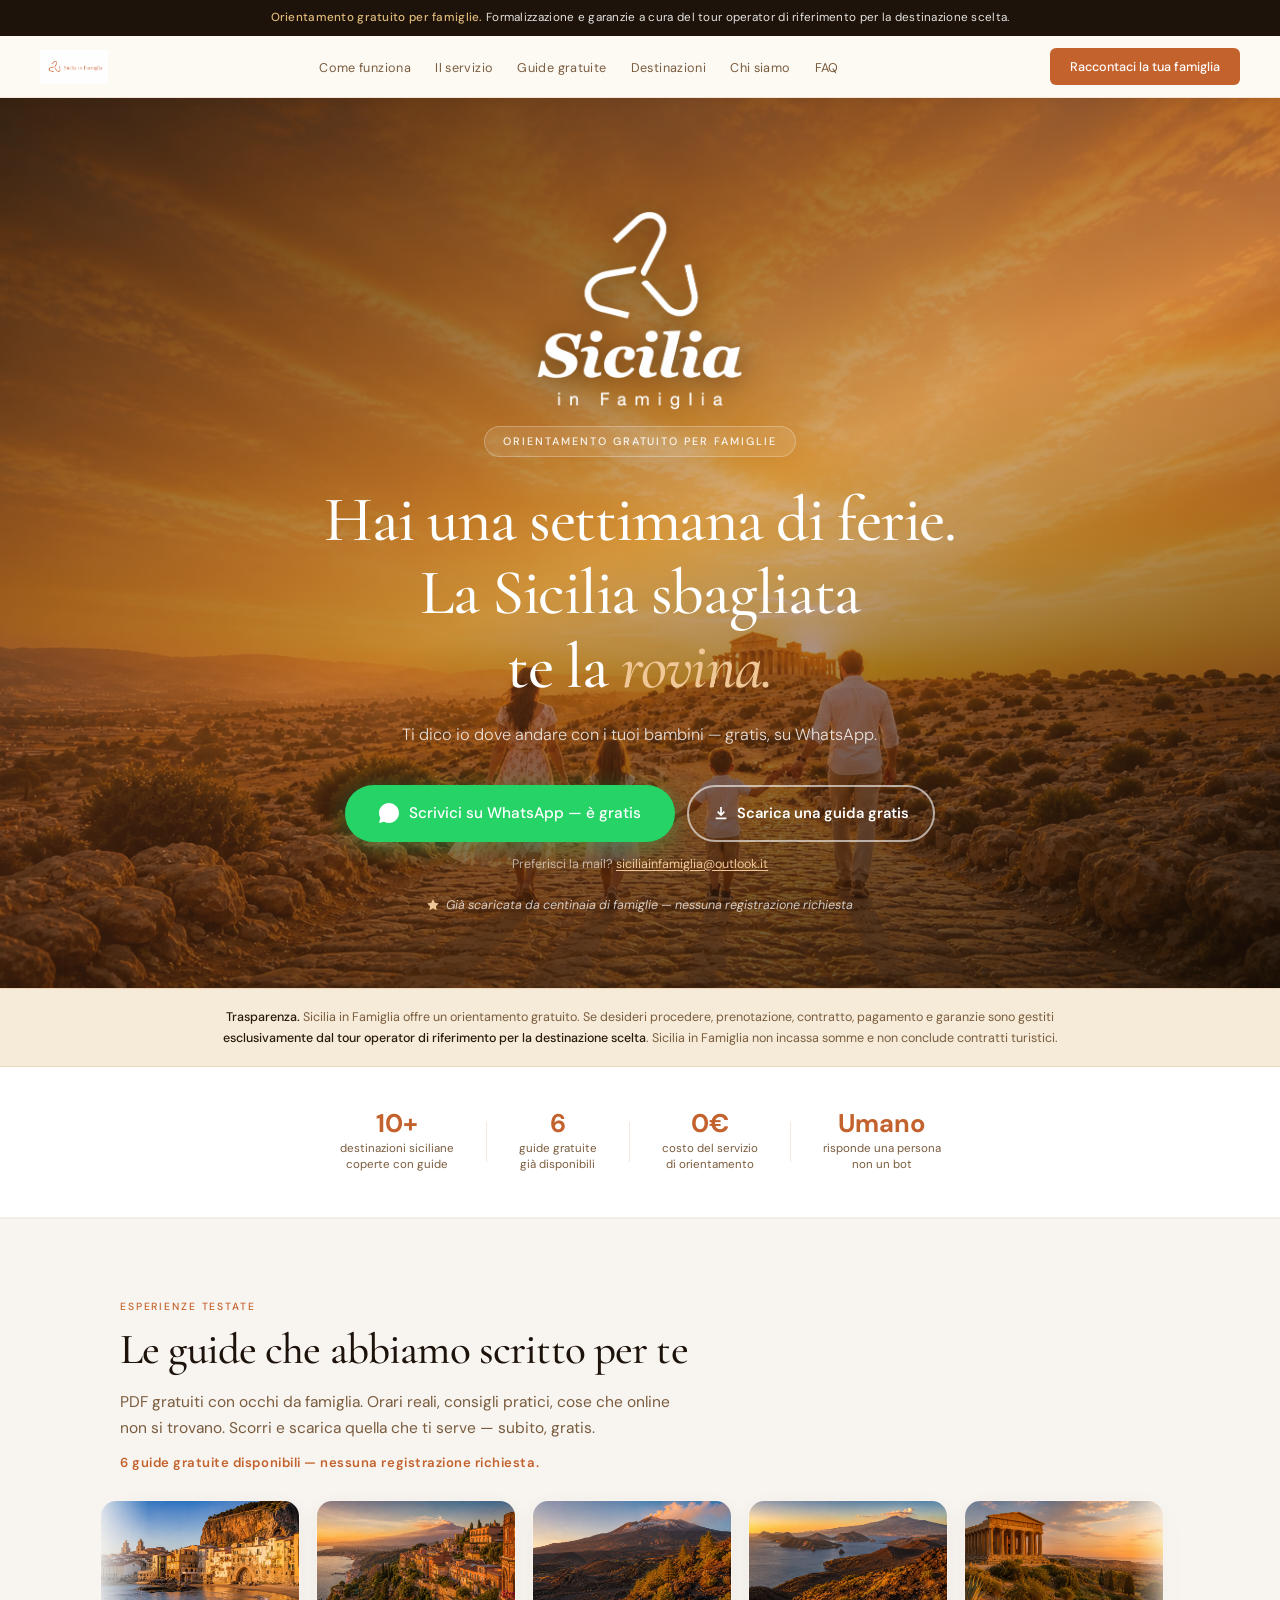
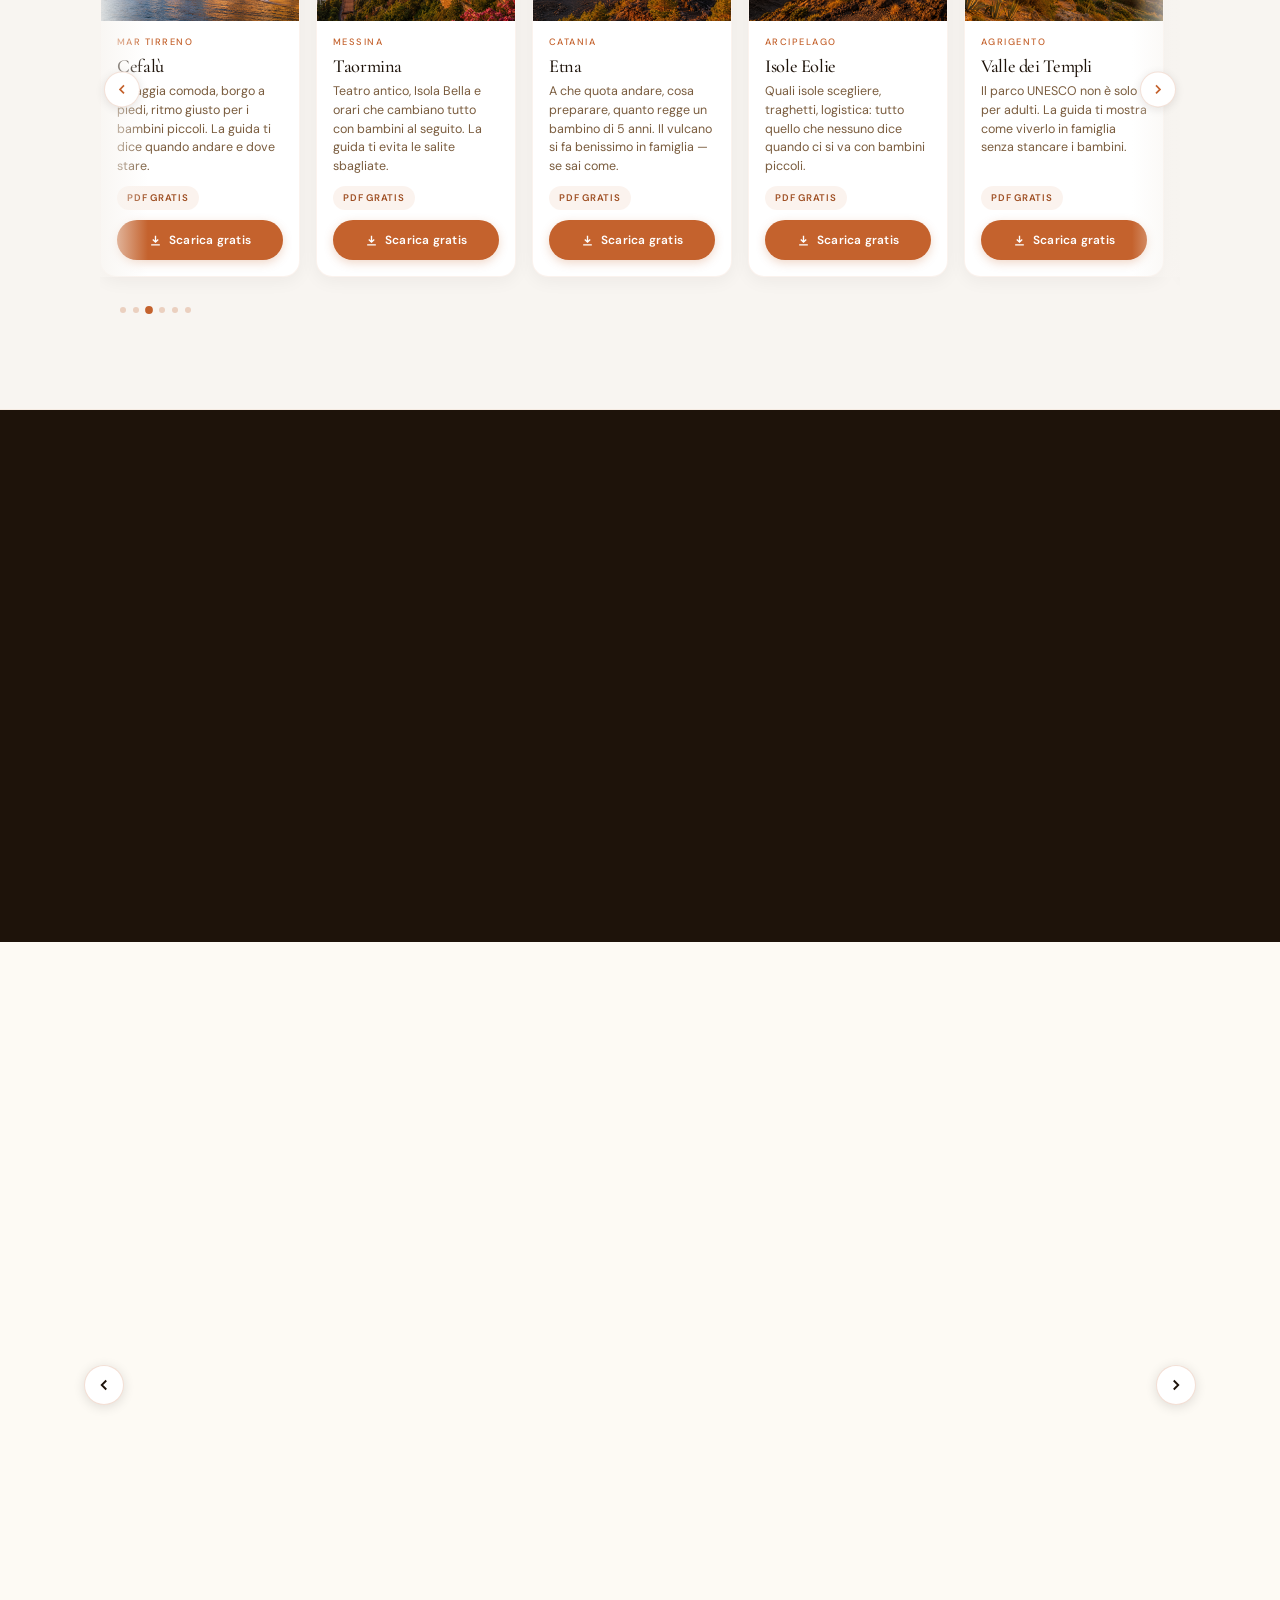
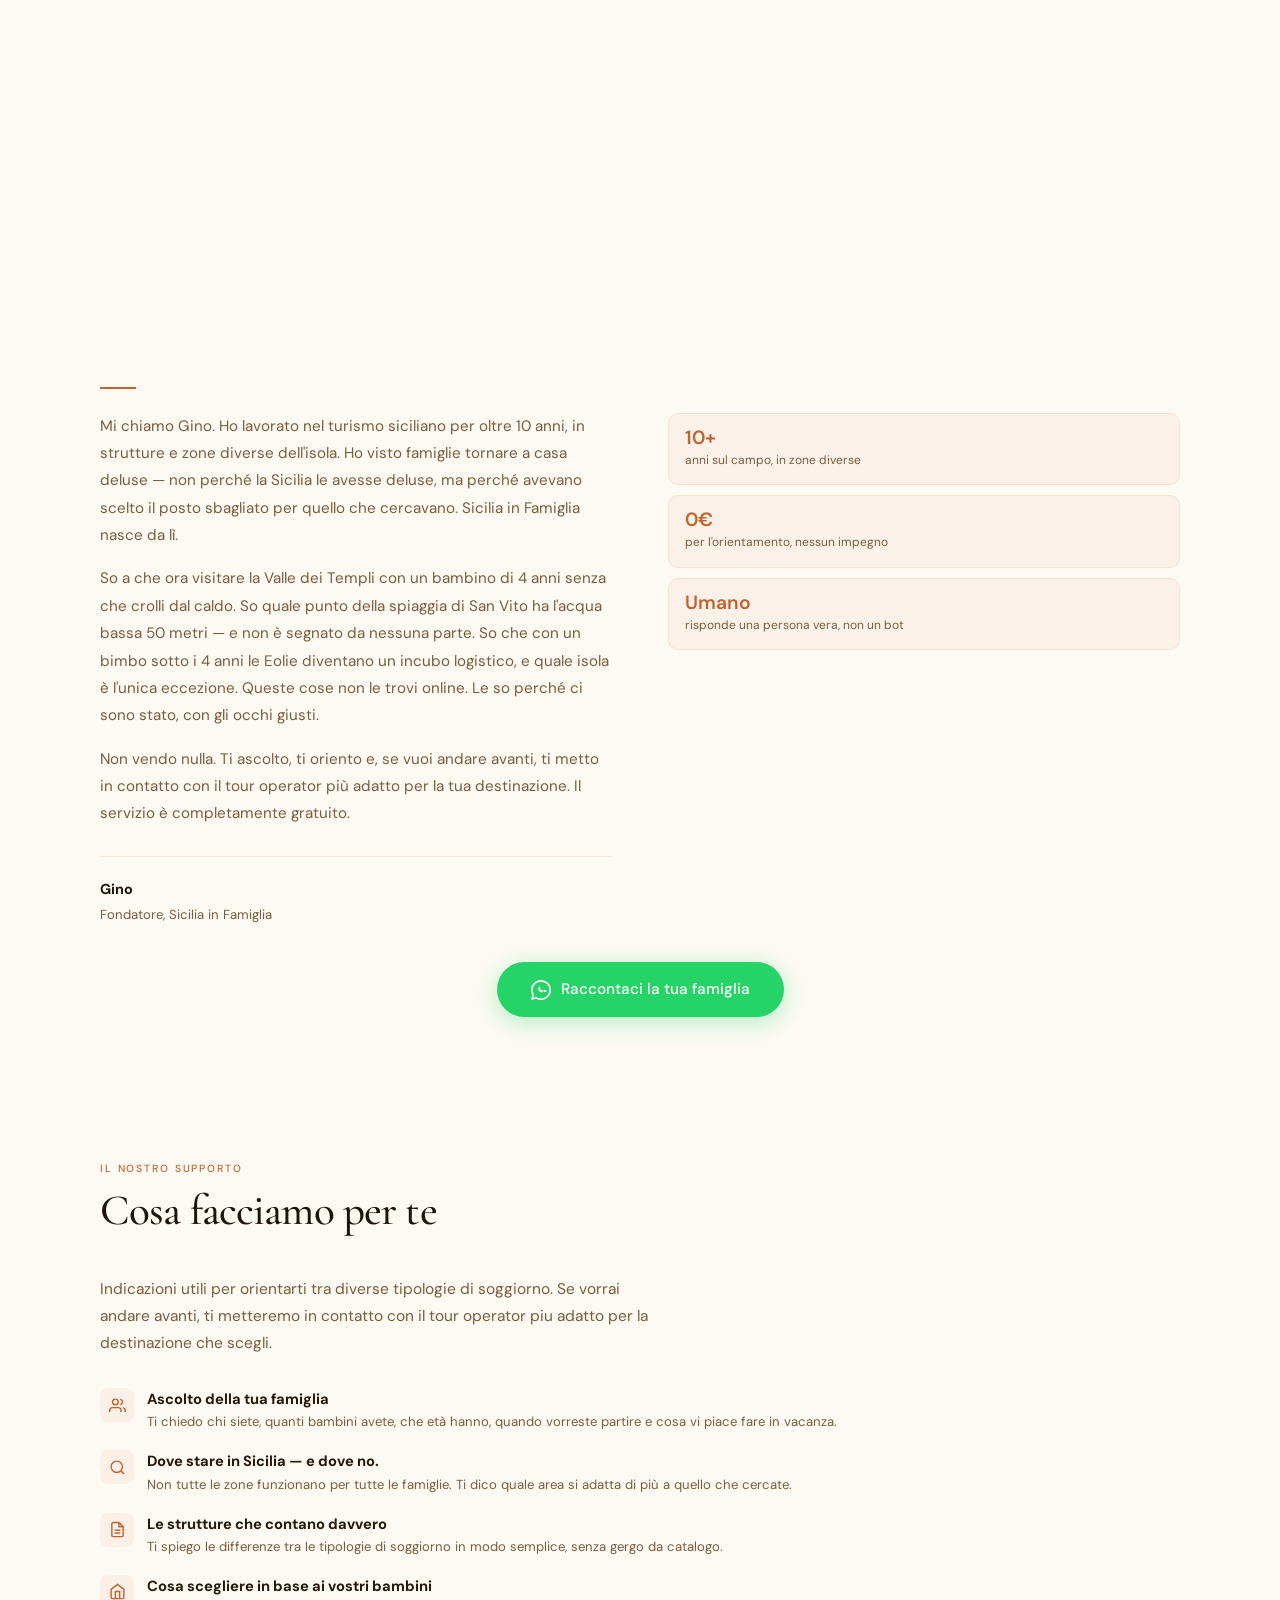
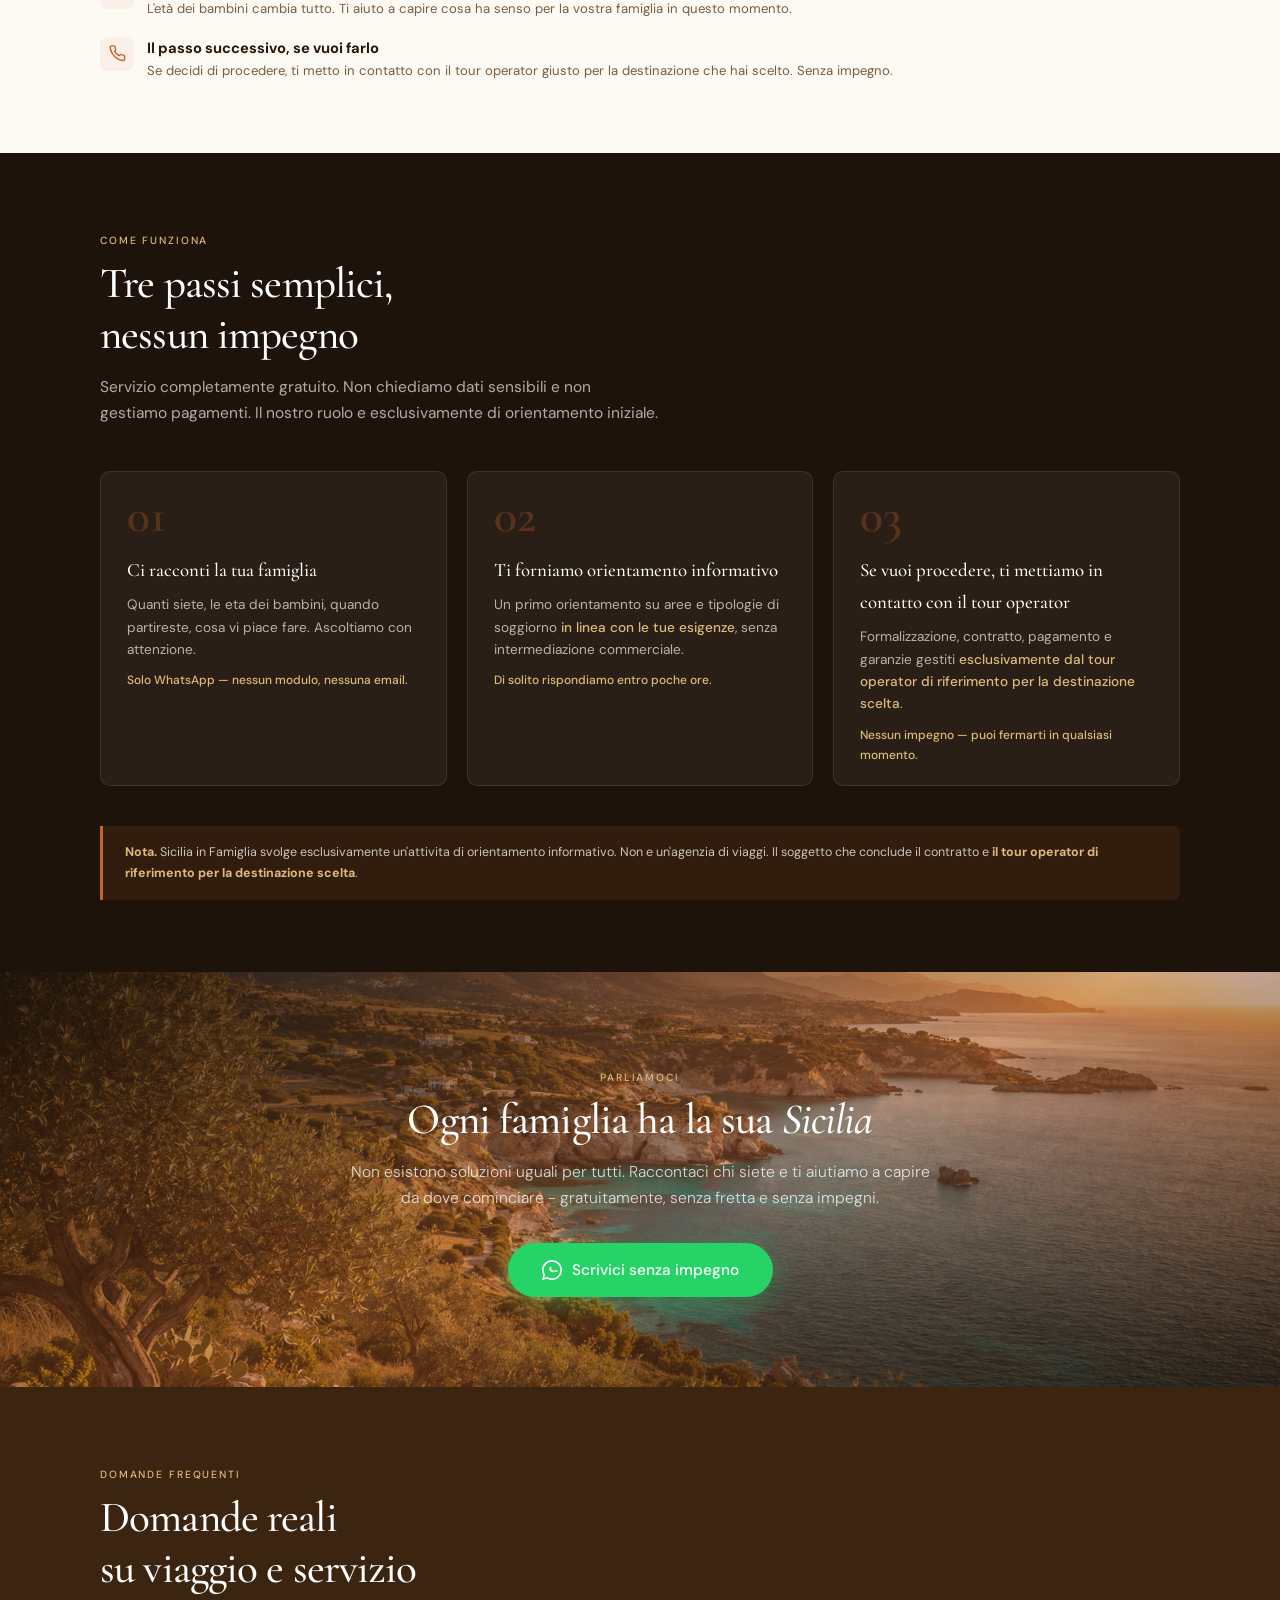
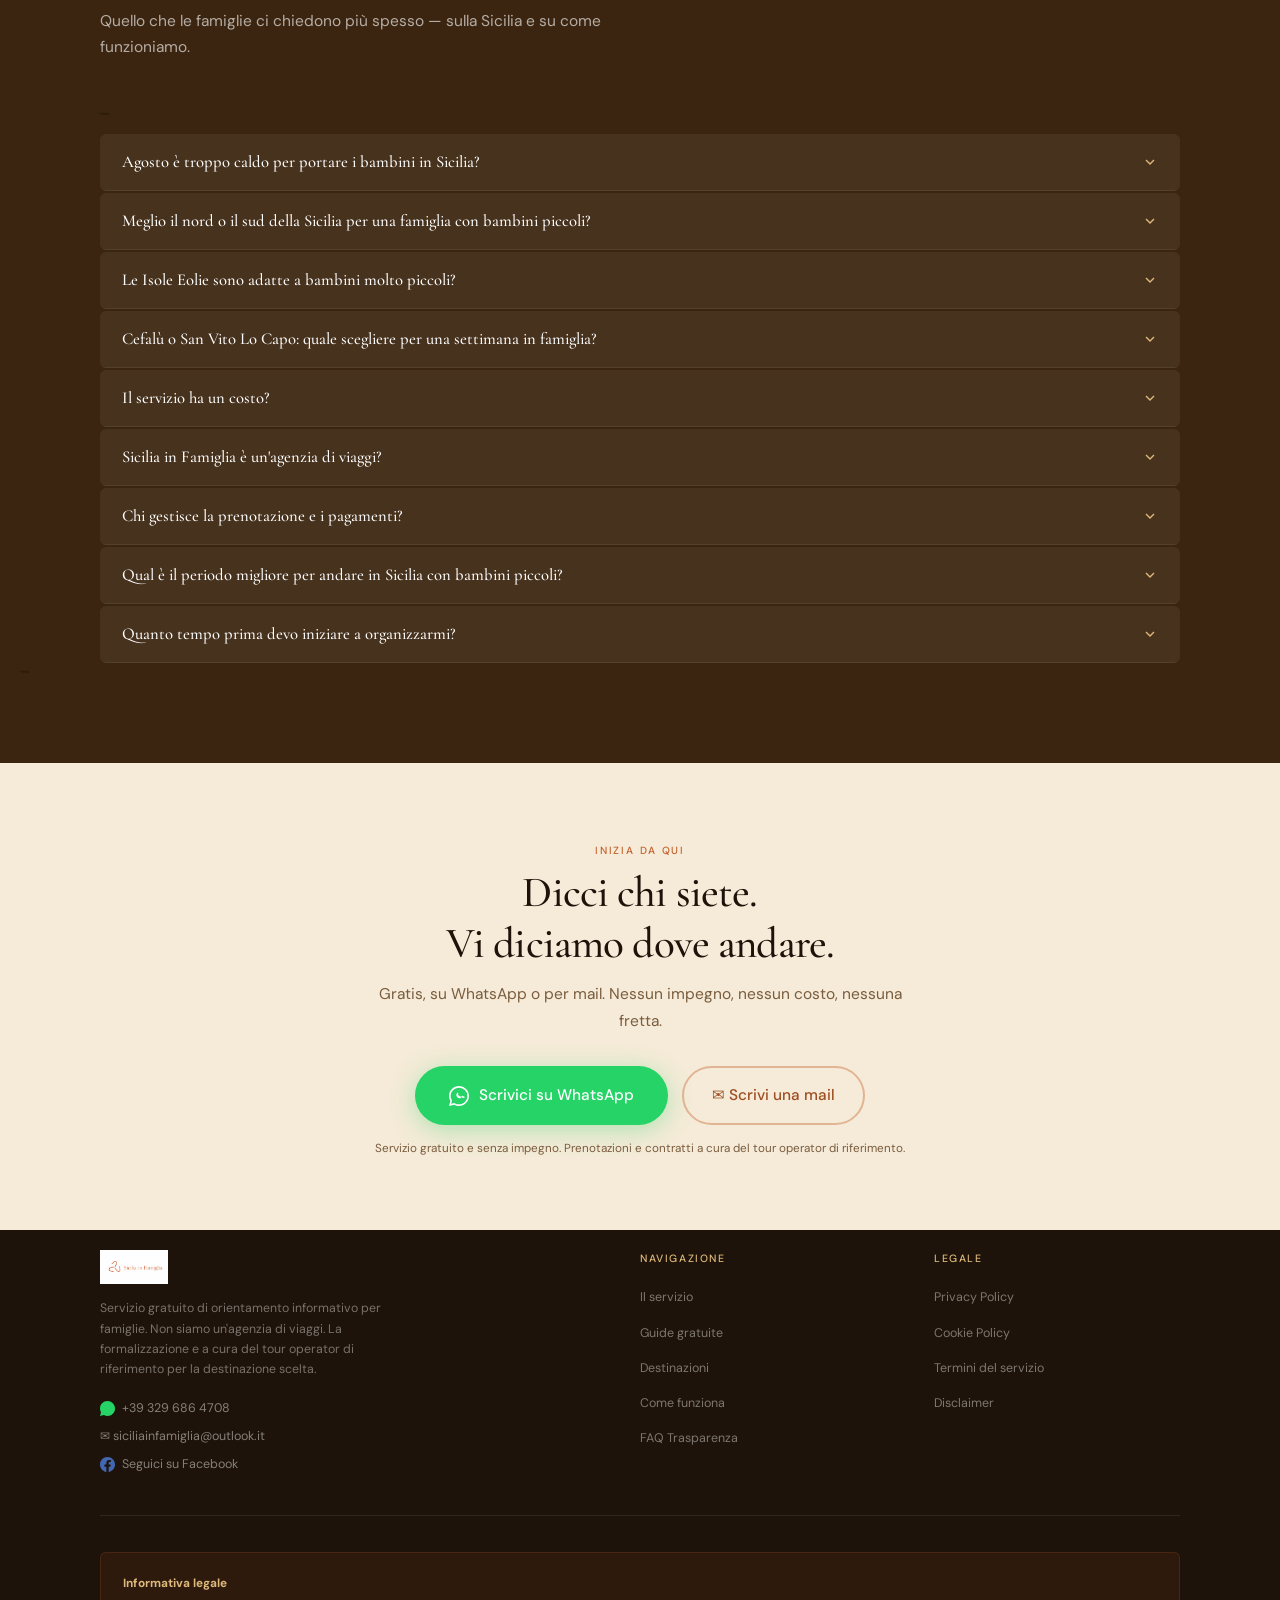
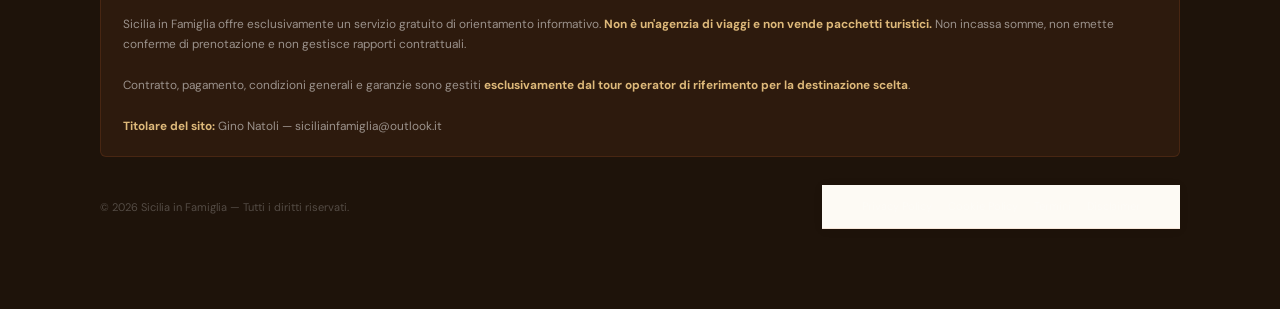
<file: index.html>
<!DOCTYPE html>

<html lang="it">
<head>
  <!-- Google tag (gtag.js) -->
<script async src="https://www.googletagmanager.com/gtag/js?id=G-K2PGGDNGN9"></script>
<script>
  window.dataLayer = window.dataLayer || [];
  function gtag(){dataLayer.push(arguments);}
  gtag('js', new Date());
  gtag('config', 'G-K2PGGDNGN9');
</script>
  <meta charset="UTF-8" />
  <meta name="viewport" content="width=device-width, initial-scale=1.0" />
  <title>Sicilia con bambini — Orientamento gratuito | Sicilia in Famiglia</title>
  <meta name="description" content="Stai pianificando la Sicilia con i bambini? Gino ti orienta gratis: zona giusta, struttura giusta, ritmo giusto per la tua famiglia. Nessun costo, nessun impegno." />
  <meta name="robots" content="index, follow" />
  <meta property="og:title" content="Sicilia con bambini — Orientamento gratuito | Sicilia in Famiglia" />
  <meta property="og:description" content="Stai pianificando la Sicilia con i bambini? Gino ti orienta gratis: zona giusta, struttura giusta, ritmo giusto per la tua famiglia." />
  <meta property="og:image" content="https://siciliainfamiglia.com/images/hero-main.jpg" />
  <meta property="og:type" content="website" />
  <meta property="og:url" content="https://siciliainfamiglia.com" />
  <link rel="icon" type="image/png" sizes="32x32" href="assets/favicon.png" />
  <link rel="apple-touch-icon" href="assets/favicon.png" />
  <script type="application/ld+json">
  {
    "@context": "https://schema.org",
    "@type": "TouristInformationCenter",
    "name": "Sicilia in Famiglia",
    "description": "Servizio gratuito di orientamento informativo per famiglie che vogliono visitare la Sicilia.",
    "url": "https://siciliainfamiglia.com",
    "email": "siciliainfamiglia@outlook.it",
    "contactPoint": {
      "@type": "ContactPoint",
      "contactType": "customer support",
      "availableLanguage": "Italian"
    },
    "founder": {
      "@type": "Person",
      "name": "Gino Natoli"
    },
    "areaServed": {
      "@type": "Place",
      "name": "Sicilia"
    }
  }
  </script>
  <link rel="preconnect" href="https://fonts.googleapis.com" />
  <link rel="preconnect" href="https://fonts.gstatic.com" crossorigin />
  <link href="https://fonts.googleapis.com/css2?family=Cormorant+Garamond:ital,wght@0,400;0,500;0,600;1,400;1,500&family=DM+Sans:wght@300;400;500&display=swap" rel="stylesheet" />
  <link rel="stylesheet" href="style.css" />
  <style>
    /* ESPERIENZE */
    .esperienze { background: #F8F5F1; padding: 72px 0 56px; border-top: 1px solid rgba(196,98,45,.08); border-bottom: 1px solid rgba(196,98,45,.08); overflow: hidden; }
    .esp-carousel-wrap { position: relative; }
    .esp-carousel { display: flex; gap: 16px; overflow-x: auto; scrollbar-width: none; -webkit-overflow-scrolling: touch; padding: 10px 20px 18px; scroll-snap-type: x mandatory; cursor: grab; }
    .esp-carousel.dragging { cursor: grabbing; scroll-snap-type: none; }
    .esp-carousel::-webkit-scrollbar { display: none; }
    .esp-card { flex-shrink: 0; width: 200px; border-radius: 16px; overflow: hidden; display: flex; flex-direction: column; background: #FFFFFF; border: 1px solid rgba(196,98,45,.08); box-shadow: 0 4px 18px rgba(30,19,10,.05); transition: transform .25s ease, box-shadow .25s ease; scroll-snap-align: start; cursor: pointer; }
    .esp-card:hover { transform: translateY(-3px); box-shadow: 0 10px 28px rgba(30,19,10,.10); }
    .esp-card-img { width: 100%; height: 120px; background-size: cover; background-position: center; flex-shrink: 0; }
    .esp-card-body { padding: 14px 16px 16px; display: flex; flex-direction: column; flex: 1; }
    .esp-zona { font-size: .58rem; font-weight: 500; letter-spacing: .16em; text-transform: uppercase; color: var(--t); margin-bottom: 5px; }
    .esp-card h3 { font-family: var(--serif); font-size: 1.15rem; font-weight: 500; color: var(--brown); line-height: 1.1; margin-bottom: 6px; letter-spacing: -.02em; }
    .esp-card p { font-size: .78rem; color: var(--text-l); line-height: 1.5; margin-bottom: 10px; flex: 1; }
    .esp-free { display: inline-flex; align-items: center; width: fit-content; margin-bottom: 10px; padding: 4px 10px; border-radius: 999px; background: rgba(196,98,45,.08); color: var(--t-d); font-size: .60rem; font-weight: 600; letter-spacing: .08em; text-transform: uppercase; }
    .esp-download { display: flex; align-items: center; justify-content: center; gap: 7px; padding: 10px 20px; border-radius: 999px; background: var(--t); border: none; color: #fff; font-size: .74rem; font-weight: 600; letter-spacing: .02em; transition: background .2s ease, transform .15s ease, box-shadow .2s ease; margin-top: auto; text-decoration: none; box-shadow: 0 3px 10px rgba(196,98,45,.25); }
    .esp-download:hover { background: var(--t-d); transform: translateY(-1px); box-shadow: 0 5px 16px rgba(196,98,45,.35); }
    .esp-download svg { width: 13px; height: 13px; flex-shrink: 0; }
    .esp-download-disabled { background: rgba(122,92,62,.45); cursor: not-allowed; }
    .esp-download-disabled:hover { background: rgba(122,92,62,.45); transform: none; }
    .esp-dots { display: flex; justify-content: flex-start; gap: 7px; margin-top: 12px; padding-left: 20px; }
    .esp-dot { width: 6px; height: 6px; border-radius: 50%; background: rgba(196,98,45,.25); transition: background .3s, transform .3s; cursor: pointer; }
    .esp-dot.active { background: var(--t); transform: scale(1.3); }
    .esp-note { margin-top: 20px; font-size: .74rem; color: var(--text-l); font-style: italic; padding: 0 20px; }

```
/* CHI SIAMO */
.chi-siamo { background: #FDFAF6; padding: 72px 0 64px; border-bottom: 1px solid rgba(196,98,45,.08); }
.chi-siamo-inner { display: grid; grid-template-columns: 1fr 1fr; gap: 56px; align-items: start; }
.chi-siamo-text p { font-size: .95rem; color: var(--text-l); line-height: 1.8; margin-bottom: 16px; }
.chi-siamo-text p:last-child { margin-bottom: 0; }
.chi-siamo-firma { margin-top: 28px; padding-top: 20px; border-top: 1px solid rgba(196,98,45,.12); font-size: .82rem; color: var(--text-l); }
.chi-siamo-firma strong { color: var(--brown); display: block; font-size: .9rem; margin-bottom: 3px; }
@media (max-width: 768px) { .chi-siamo-inner { grid-template-columns: 1fr; gap: 32px; } }

/* DEST CTA overlay button */
.dest-wa-cta { display:inline-flex; align-items:center; gap:6px; margin-top:10px; padding:7px 14px; background:rgba(255,255,255,.15); border:1px solid rgba(255,255,255,.35); border-radius:20px; color:#fff; font-size:.74rem; font-weight:500; text-decoration:none; transition:background .2s; }
.dest-wa-cta:hover { background:rgba(255,255,255,.28); }
.dest-wa-cta svg { flex-shrink:0; }
```

  </style>
</head>
<body>

  <!-- TOP BAR -->

  <div class="topbar" role="banner">
    <strong>Orientamento gratuito per famiglie.</strong>
    Formalizzazione e garanzie a cura del tour operator di riferimento per la destinazione scelta.
  </div>

  <!-- NAV -->

  <nav aria-label="Navigazione principale">
    <a href="#top" class="nav-logo" aria-label="Sicilia in Famiglia - torna in cima">
      <img src="assets/logo-sicilia-famiglia.png" alt="Sicilia in Famiglia" />
    </a>
    <ul class="nav-links" role="list">
      <li><a href="#come-funziona">Come funziona</a></li>
      <li><a href="#cosa-facciamo">Il servizio</a></li>
      <li><a href="#esperienze">Guide gratuite</a></li>
      <li><a href="#destinazioni">Destinazioni</a></li>
      <li><a href="#chi-siamo">Chi siamo</a></li>
      <li><a href="#faq">FAQ</a></li>
    </ul>
    <a class="nav-cta" href="https://wa.me/+393296864708" target="_blank" rel="noopener noreferrer">
      Raccontaci la tua famiglia
    </a>
  </nav>

  <!-- HERO -->

  <section class="hero" id="top" aria-labelledby="hero-title">
    <div class="hero-bg" role="presentation" aria-hidden="true"></div>
    <div class="hero-inner">
      <div class="hero-logo-wrap" aria-hidden="true">
        <img src="assets/favicon.png" alt="" />
      </div>
      <div class="hero-badge">Orientamento gratuito per famiglie</div>
      <h1 id="hero-title">Hai una settimana di ferie.<br>La Sicilia sbagliata<br>te la <em>rovina.</em></h1>
      <p class="hero-sub">
        Ti dico io dove andare con i tuoi bambini — gratis, su WhatsApp.
      </p>
      <div class="hero-cta-group">
        <a class="btn-wa" href="https://wa.me/+393296864708" target="_blank" rel="noopener noreferrer">
          <svg aria-hidden="true" viewBox="0 0 24 24" fill="currentColor"><path d="M20.52 3.48A11.93 11.93 0 0 0 12 0C5.37 0 0 5.37 0 12c0 2.11.55 4.16 1.6 5.97L0 24l6.22-1.63A11.94 11.94 0 0 0 12 24c6.63 0 12-5.37 12-12 0-3.2-1.25-6.21-3.48-8.52z"/></svg>
          Scrivici su WhatsApp — è gratis
        </a>
        <a class="btn-guide-hero" href="#esperienze">
          <svg width="16" height="16" aria-hidden="true" viewBox="0 0 24 24" fill="none" stroke="currentColor" stroke-width="2.5"><path d="M12 15V3M7 10l5 5 5-5M4 20h16"/></svg>
          Scarica una guida gratis
        </a>
      </div>
      <p class="hero-email-alt">Preferisci la mail? <a href="mailto:siciliainfamiglia@outlook.it">siciliainfamiglia@outlook.it</a></p>
      <p class="hero-social-proof">
        <svg aria-hidden="true" width="14" height="14" viewBox="0 0 24 24" fill="#F0C898"><path d="M12 2l3.09 6.26L22 9.27l-5 4.87 1.18 6.88L12 17.77l-6.18 3.25L7 14.14 2 9.27l6.91-1.01L12 2z"/></svg>
        Già scaricata da centinaia di famiglie — nessuna registrazione richiesta
      </p>
    </div>
  </section>

  <!-- TRASPARENZA -->

  <section class="trasparenza-mini" aria-label="Nota trasparenza">
    <div class="container trasparenza-mini-inner">
      <p><strong>Trasparenza.</strong> Sicilia in Famiglia offre un orientamento gratuito. Se desideri procedere, prenotazione, contratto, pagamento e garanzie sono gestiti <strong>esclusivamente dal tour operator di riferimento per la destinazione scelta</strong>. Sicilia in Famiglia non incassa somme e non conclude contratti turistici.</p>
    </div>
  </section>

  <!-- SOCIAL PROOF RAPIDA -->

  <section class="social-proof-bar" aria-label="Numeri del servizio">
    <div class="container">
      <div class="spb-grid">
        <div class="spb-item reveal">
          <strong>10+</strong>
          <span>destinazioni siciliane<br>coperte con guide</span>
        </div>
        <div class="spb-sep" aria-hidden="true"></div>
        <div class="spb-item reveal">
          <strong>6</strong>
          <span>guide gratuite<br>già disponibili</span>
        </div>
        <div class="spb-sep" aria-hidden="true"></div>
        <div class="spb-item reveal">
          <strong>0€</strong>
          <span>costo del servizio<br>di orientamento</span>
        </div>
        <div class="spb-sep" aria-hidden="true"></div>
        <div class="spb-item reveal">
          <strong>Umano</strong>
          <span>risponde una persona<br>non un bot</span>
        </div>
      </div>
    </div>
  </section>

  <!-- ESPERIENZE TESTATE -->

  <section class="esperienze" id="esperienze" aria-labelledby="esp-title">
    <div class="container" style="padding-bottom:16px; padding-left:20px; padding-right:20px;">
      <span class="section-tag reveal">Esperienze testate</span>
      <h2 class="section-title reveal" id="esp-title">Le guide che abbiamo scritto per te</h2>
      <p class="section-lead reveal">PDF gratuiti con occhi da famiglia. Orari reali, consigli pratici, cose che online non si trovano. Scorri e scarica quella che ti serve — subito, gratis.</p>
      <p class="reveal" style="margin-top:10px;font-size:.82rem;color:var(--t);font-weight:600;letter-spacing:.04em;">6 guide gratuite disponibili — nessuna registrazione richiesta.</p>
    </div>
    <div class="esp-carousel-wrap container">
      <button class="esp-carousel-arrow left" id="espPrev" aria-label="Precedente">
        <svg width="16" height="16" fill="none" stroke="currentColor" stroke-width="2.5" viewBox="0 0 24 24"><polyline points="15 18 9 12 15 6"/></svg>
      </button>
      <button class="esp-carousel-arrow right" id="espNext" aria-label="Successiva">
        <svg width="16" height="16" fill="none" stroke="currentColor" stroke-width="2.5" viewBox="0 0 24 24"><polyline points="9 18 15 12 9 6"/></svg>
      </button>
      <div class="esp-carousel" id="espCarousel">
        <div class="esp-card active">
          <div class="esp-card-img" style="background-image:url('images/cards/card_cefalu.jpg')"></div>
          <div class="esp-card-body">
            <span class="esp-zona">Mar Tirreno</span>
            <h3>Cefalù</h3>
            <p>Spiaggia comoda, borgo a piedi, ritmo giusto per i bambini piccoli. La guida ti dice quando andare e dove stare.</p>
            <span class="esp-free">PDF Gratis</span>
            <a class="esp-download" href="guides/experience_cefalu_sicilia_in_famiglia.pdf" download onclick="gtag('event','download_guide',{guide:'Cefalù'})" >
              <svg viewBox="0 0 24 24" fill="none" stroke="currentColor" stroke-width="2.5" aria-hidden="true"><path d="M12 15V3M7 10l5 5 5-5M4 20h16"/></svg>
              Scarica gratis
            </a>
          </div>
        </div>
        <div class="esp-card">
          <div class="esp-card-img" style="background-image:url('images/cards/card_taormina.jpg')"></div>
          <div class="esp-card-body">
            <span class="esp-zona">Messina</span>
            <h3>Taormina</h3>
            <p>Teatro antico, Isola Bella e orari che cambiano tutto con bambini al seguito. La guida ti evita le salite sbagliate.</p>
            <span class="esp-free">PDF Gratis</span>
            <a class="esp-download" href="guides/experience_taormina_sicilia_in_famiglia.pdf" download onclick="gtag('event','download_guide',{guide:'Taormina'})" >
              <svg viewBox="0 0 24 24" fill="none" stroke="currentColor" stroke-width="2.5" aria-hidden="true"><path d="M12 15V3M7 10l5 5 5-5M4 20h16"/></svg>
              Scarica gratis
            </a>
          </div>
        </div>
        <div class="esp-card">
          <div class="esp-card-img" style="background-image:url('images/cards/card_etna.jpg')"></div>
          <div class="esp-card-body">
            <span class="esp-zona">Catania</span>
            <h3>Etna</h3>
            <p>A che quota andare, cosa preparare, quanto regge un bambino di 5 anni. Il vulcano si fa benissimo in famiglia — se sai come.</p>
            <span class="esp-free">PDF Gratis</span>
            <a class="esp-download" href="guides/experience_etna_sicilia_in_famiglia.pdf" download onclick="gtag('event','download_guide',{guide:'Etna'})" >
              <svg viewBox="0 0 24 24" fill="none" stroke="currentColor" stroke-width="2.5" aria-hidden="true"><path d="M12 15V3M7 10l5 5 5-5M4 20h16"/></svg>
              Scarica gratis
            </a>
          </div>
        </div>
        <div class="esp-card">
          <div class="esp-card-img" style="background-image:url('images/cards/card_isoleeolie.jpg')"></div>
          <div class="esp-card-body">
            <span class="esp-zona">Arcipelago</span>
            <h3>Isole Eolie</h3>
            <p>Quali isole scegliere, traghetti, logistica: tutto quello che nessuno dice quando ci si va con bambini piccoli.</p>
            <span class="esp-free">PDF Gratis</span>
            <a class="esp-download" href="guides/experience_isole_eolie_sicilia_in_famiglia.pdf" download onclick="gtag('event','download_guide',{guide:'Isole Eolie'})" >
              <svg viewBox="0 0 24 24" fill="none" stroke="currentColor" stroke-width="2.5" aria-hidden="true"><path d="M12 15V3M7 10l5 5 5-5M4 20h16"/></svg>
              Scarica gratis
            </a>
          </div>
        </div>
        <div class="esp-card">
          <div class="esp-card-img" style="background-image:url('images/cards/card_valledeitempli.jpg')"></div>
          <div class="esp-card-body">
            <span class="esp-zona">Agrigento</span>
            <h3>Valle dei Templi</h3>
            <p>Il parco UNESCO non è solo per adulti. La guida ti mostra come viverlo in famiglia senza stancare i bambini.</p>
            <span class="esp-free">PDF Gratis</span>
            <a class="esp-download" href="guides/experience_valle_dei_templi_sicilia_in_famiglia.pdf" download onclick="gtag('event','download_guide',{guide:'Valle dei Templi'})" >
              <svg viewBox="0 0 24 24" fill="none" stroke="currentColor" stroke-width="2.5" aria-hidden="true"><path d="M12 15V3M7 10l5 5 5-5M4 20h16"/></svg>
              Scarica gratis
            </a>
          </div>
        </div>
        <div class="esp-card">
          <div class="esp-card-img" style="background-image:url('images/cards/card_riservaZingaro.jpg')"></div>
          <div class="esp-card-body">
            <span class="esp-zona">Trapanese</span>
            <h3>Riserva Zingaro</h3>
            <p>Calette, sentieri e acque incredibili. La guida per chi ci viene con bambini nel marsupio o in età da trekking.</p>
            <span class="esp-free">PDF Gratis</span>
            <a class="esp-download" href="guides/experience_riserva_zingaro_sicilia_in_famiglia.pdf" download onclick="gtag('event','download_guide',{guide:'Riserva Zingaro'})" >
              <svg viewBox="0 0 24 24" fill="none" stroke="currentColor" stroke-width="2.5" aria-hidden="true"><path d="M12 15V3M7 10l5 5 5-5M4 20h16"/></svg>
              Scarica gratis
            </a>
          </div>
        </div>
      </div>
    </div>
    <div class="container">
      <div class="esp-dots" id="espDots" aria-hidden="true">
        <div class="esp-dot active"></div>
        <div class="esp-dot"></div>
        <div class="esp-dot"></div>
        <div class="esp-dot"></div>
        <div class="esp-dot"></div>
        <div class="esp-dot"></div>
      </div>
      <p class="esp-note reveal">Scritte dopo esserci stati, con bambini al seguito. Non sponsorizzate da nessuno.</p>
    </div>
  </section>

  <!-- RECENSIONI -->

  <section class="rec-section rec-section--dark" aria-labelledby="rec-title2">
    <div class="container">
      <span class="section-tag reveal" style="color:rgba(255,255,255,.5)">Chi ci ha già scritto</span>
      <h2 class="section-title reveal" id="rec-title2" style="color:#fff">Quello che le famiglie ci <em>dicono</em></h2>
    </div>
    <div class="container">
    <div class="rec-scroll">
      <blockquote class="rec-card rec-card--dark reveal">
        <p>"Sei stato molto esaustivo. Grazie!"</p>
        <footer><strong>Utente Facebook</strong> · Guida Cefalù</footer>
      </blockquote>
      <blockquote class="rec-card rec-card--dark reveal">
        <p>"Non pensavo ci fosse qualcuno disposto ad aiutarti gratis. Ci ha aiutato a scegliere la zona giusta per i nostri bambini."</p>
        <footer><strong>Famiglia</strong> · Orientamento + guida Etna</footer>
      </blockquote>
      <blockquote class="rec-card rec-card--dark reveal">
        <p>"Avevo mille dubbi sulle Eolie con un bimbo di 2 anni. Mi ha spiegato quali isole evitare — cose che non trovi online."</p>
        <footer><strong>Mamma</strong> · Isole Eolie</footer>
      </blockquote>
      <blockquote class="rec-card rec-card--dark reveal">
        <p>"Risposta rapida, precisa, senza cercare di vendermi nulla. Un servizio raro."</p>
        <footer><strong>Papà</strong> · Orientamento Taormina</footer>
      </blockquote>
    </div>
    <p class="rec-note reveal">Messaggi reali ricevuti via Facebook e WhatsApp.</p>
    </div>
  </section>

  <!-- DESTINAZIONI -->

  <section class="destinazioni" id="destinazioni" aria-labelledby="dest-title">
    <div class="container">
      <span class="section-tag reveal">Scopri la Sicilia</span>
      <h2 class="section-title reveal" id="dest-title">Zone che vale la pena conoscere</h2>
      <div class="divider reveal" aria-hidden="true"></div>
      <p class="section-lead reveal">Un assaggio editoriale delle aree che le famiglie trovano piu interessanti. Scrivici per capire quale fa per voi.</p>
      <div style="position:relative">
        <button id="destPrev" aria-label="Precedente" style="display:none;position:absolute;left:-16px;top:50%;transform:translateY(-50%);z-index:10;width:40px;height:40px;border-radius:50%;background:#fff;border:1px solid rgba(196,98,45,.2);box-shadow:0 2px 12px rgba(0,0,0,.12);cursor:pointer;align-items:center;justify-content:center;color:#1E130A"><svg width="18" height="18" fill="none" stroke="currentColor" stroke-width="2.5" viewBox="0 0 24 24"><polyline points="15 18 9 12 15 6"/></svg></button>
        <button id="destNext" aria-label="Successiva" style="display:none;position:absolute;right:-16px;top:50%;transform:translateY(-50%);z-index:10;width:40px;height:40px;border-radius:50%;background:#fff;border:1px solid rgba(196,98,45,.2);box-shadow:0 2px 12px rgba(0,0,0,.12);cursor:pointer;align-items:center;justify-content:center;color:#1E130A"><svg width="18" height="18" fill="none" stroke="currentColor" stroke-width="2.5" viewBox="0 0 24 24"><polyline points="9 18 15 12 9 6"/></svg></button>
        <div class="dest-scroll" id="destCarousel">
        <article class="dest-card-v2 reveal">
          <img src="images/agrigento.jpg" alt="Valle dei Templi" loading="lazy" />
          <div class="dest-v2-body">
            <span class="dest-tag">Agrigento</span>
            <h3>Valle dei Templi</h3>
            <p>L'errore che fanno tutti: arrivarci a mezzogiorno d'estate con i bambini. Ti dico io l'orario giusto e cosa vedere in meno di 2 ore.</p>
            <a class="dest-cta-v2" href="https://wa.me/+393296864708?text=Ciao%21%20Vorrei%20sapere%20l%27orario%20giusto%20per%20visitare%20la%20Valle%20dei%20Templi%20con%20i%20bambini." target="_blank" rel="noopener noreferrer">
              <svg width="13" height="13" viewBox="0 0 24 24" fill="currentColor" aria-hidden="true"><path d="M20.52 3.48A11.93 11.93 0 0 0 12 0C5.37 0 0 5.37 0 12c0 2.11.55 4.16 1.6 5.97L0 24l6.22-1.63A11.94 11.94 0 0 0 12 24c6.63 0 12-5.37 12-12 0-3.2-1.25-6.21-3.48-8.52z"/></svg>
              Dimmi l'orario giusto →
            </a>
          </div>
        </article>
        <article class="dest-card-v2 reveal">
          <img src="images/catania.jpg" alt="Etna" loading="lazy" />
          <div class="dest-v2-body">
            <span class="dest-tag">Etna e Città</span>
            <h3>Etna</h3>
            <p>C'è una quota sotto la quale non vale il viaggio. E una sopra la quale i bambini si bloccano di meraviglia. Ti dico quale fa per i tuoi.</p>
            <a class="dest-cta-v2" href="https://wa.me/+393296864708?text=Ciao%21%20Vorrei%20sapere%20la%20quota%20giusta%20per%20portare%20i%20bambini%20sull%27Etna." target="_blank" rel="noopener noreferrer">
              <svg width="13" height="13" viewBox="0 0 24 24" fill="currentColor" aria-hidden="true"><path d="M20.52 3.48A11.93 11.93 0 0 0 12 0C5.37 0 0 5.37 0 12c0 2.11.55 4.16 1.6 5.97L0 24l6.22-1.63A11.94 11.94 0 0 0 12 24c6.63 0 12-5.37 12-12 0-3.2-1.25-6.21-3.48-8.52z"/></svg>
              Dimmi la quota giusta →
            </a>
          </div>
        </article>
        <article class="dest-card-v2 reveal">
          <img src="images/cefalu.jpg" alt="Cefalù" loading="lazy" />
          <div class="dest-v2-body">
            <span class="dest-tag">Mar Tirreno</span>
            <h3>Cefalù</h3>
            <p>3 giorni a Cefalù con bambini: cosa vedere, dove mangiare senza fila, quale spiaggia scegliere in base all'età. Te lo mando su WhatsApp.</p>
            <a class="dest-cta-v2" href="https://wa.me/+393296864708?text=Ciao%21%20Vorrei%20un%20piano%20per%203%20giorni%20a%20Cefal%C3%B9%20con%20bambini." target="_blank" rel="noopener noreferrer">
              <svg width="13" height="13" viewBox="0 0 24 24" fill="currentColor" aria-hidden="true"><path d="M20.52 3.48A11.93 11.93 0 0 0 12 0C5.37 0 0 5.37 0 12c0 2.11.55 4.16 1.6 5.97L0 24l6.22-1.63A11.94 11.94 0 0 0 12 24c6.63 0 12-5.37 12-12 0-3.2-1.25-6.21-3.48-8.52z"/></svg>
              Mandami il piano →
            </a>
          </div>
        </article>
        <article class="dest-card-v2 reveal">
          <img src="images/isole-eolie.jpg" alt="Isole Eolie" loading="lazy" />
          <div class="dest-v2-body">
            <span class="dest-tag">Arcipelago</span>
            <h3>Isole Eolie</h3>
            <p>Con bambini fino a 4 anni solo Lipari. Stromboli e Vulcano sono sbagliate — e quasi nessuno te lo dice. Ti spiego perché.</p>
            <a class="dest-cta-v2" href="https://wa.me/+393296864708?text=Ciao%21%20Vorrei%20sapere%20quale%20isola%20delle%20Eolie%20scegliere%20con%20bambini%20piccoli." target="_blank" rel="noopener noreferrer">
              <svg width="13" height="13" viewBox="0 0 24 24" fill="currentColor" aria-hidden="true"><path d="M20.52 3.48A11.93 11.93 0 0 0 12 0C5.37 0 0 5.37 0 12c0 2.11.55 4.16 1.6 5.97L0 24l6.22-1.63A11.94 11.94 0 0 0 12 24c6.63 0 12-5.37 12-12 0-3.2-1.25-6.21-3.48-8.52z"/></svg>
              Spiegami perché →
            </a>
          </div>
        </article>
        <article class="dest-card-v2 reveal">
          <img src="images/palermo.jpg" alt="Palermo" loading="lazy" />
          <div class="dest-v2-body">
            <span class="dest-tag">Capitale</span>
            <h3>Palermo</h3>
            <p>Ballarò o Vucciria? Dipende dall'età dei tuoi bambini. Ti dico quale scegliere e cosa non perdere in mezza giornata.</p>
            <a class="dest-cta-v2" href="https://wa.me/+393296864708?text=Ciao%21%20Vorrei%20sapere%20cosa%20fare%20a%20Palermo%20con%20bambini." target="_blank" rel="noopener noreferrer">
              <svg width="13" height="13" viewBox="0 0 24 24" fill="currentColor" aria-hidden="true"><path d="M20.52 3.48A11.93 11.93 0 0 0 12 0C5.37 0 0 5.37 0 12c0 2.11.55 4.16 1.6 5.97L0 24l6.22-1.63A11.94 11.94 0 0 0 12 24c6.63 0 12-5.37 12-12 0-3.2-1.25-6.21-3.48-8.52z"/></svg>
              Dimmi quale scegliere →
            </a>
          </div>
        </article>
        <article class="dest-card-v2 reveal">
          <img src="images/ragusa.jpg" alt="Ragusa Ibla" loading="lazy" />
          <div class="dest-v2-body">
            <span class="dest-tag">Val di Noto</span>
            <h3>Ragusa Ibla</h3>
            <p>La fanno in 2 ore e se ne vanno. Sbagliato. Ti dico cosa fare nel pomeriggio quando i turisti spariscono e la città diventa tua.</p>
            <a class="dest-cta-v2" href="https://wa.me/+393296864708?text=Ciao%21%20Vorrei%20sapere%20come%20vivere%20Ragusa%20Ibla%20con%20la%20famiglia." target="_blank" rel="noopener noreferrer">
              <svg width="13" height="13" viewBox="0 0 24 24" fill="currentColor" aria-hidden="true"><path d="M20.52 3.48A11.93 11.93 0 0 0 12 0C5.37 0 0 5.37 0 12c0 2.11.55 4.16 1.6 5.97L0 24l6.22-1.63A11.94 11.94 0 0 0 12 24c6.63 0 12-5.37 12-12 0-3.2-1.25-6.21-3.48-8.52z"/></svg>
              Dimmi cosa fare →
            </a>
          </div>
        </article>
        <article class="dest-card-v2 reveal">
          <img src="images/san-vito-lo-capo.jpg" alt="San Vito Lo Capo" loading="lazy" />
          <div class="dest-v2-body">
            <span class="dest-tag">Trapanese</span>
            <h3>San Vito Lo Capo</h3>
            <p>C'è un punto della spiaggia dove l'acqua è bassa 50 metri. Non è segnato da nessuna parte. Te lo dico io.</p>
            <a class="dest-cta-v2" href="https://wa.me/+393296864708?text=Ciao%21%20Vorrei%20sapere%20dove%20andare%20a%20San%20Vito%20Lo%20Capo%20con%20bambini%20piccoli." target="_blank" rel="noopener noreferrer">
              <svg width="13" height="13" viewBox="0 0 24 24" fill="currentColor" aria-hidden="true"><path d="M20.52 3.48A11.93 11.93 0 0 0 12 0C5.37 0 0 5.37 0 12c0 2.11.55 4.16 1.6 5.97L0 24l6.22-1.63A11.94 11.94 0 0 0 12 24c6.63 0 12-5.37 12-12 0-3.2-1.25-6.21-3.48-8.52z"/></svg>
              Dimmi dove →
            </a>
          </div>
        </article>
        <article class="dest-card-v2 reveal">
          <img src="images/siracusa.jpg" alt="Ortigia" loading="lazy" />
          <div class="dest-v2-body">
            <span class="dest-tag">Orientale</span>
            <h3>Ortigia</h3>
            <p>3 errori che fanno tutte le famiglie a Ortigia. Il terzo è quello che rovina il pomeriggio. Te li mando subito.</p>
            <a class="dest-cta-v2" href="https://wa.me/+393296864708?text=Ciao%21%20Vorrei%20sapere%20gli%20errori%20da%20evitare%20a%20Ortigia%20con%20la%20famiglia." target="_blank" rel="noopener noreferrer">
              <svg width="13" height="13" viewBox="0 0 24 24" fill="currentColor" aria-hidden="true"><path d="M20.52 3.48A11.93 11.93 0 0 0 12 0C5.37 0 0 5.37 0 12c0 2.11.55 4.16 1.6 5.97L0 24l6.22-1.63A11.94 11.94 0 0 0 12 24c6.63 0 12-5.37 12-12 0-3.2-1.25-6.21-3.48-8.52z"/></svg>
              Mandami i 3 errori →
            </a>
          </div>
        </article>
        <article class="dest-card-v2 reveal">
          <img src="images/taormina.jpg" alt="Taormina" loading="lazy" />
          <div class="dest-v2-body">
            <span class="dest-tag">Messina</span>
            <h3>Taormina</h3>
            <p>Scale ovunque, salite ripide, folla. Con bambini piccoli è un inferno se non sai come organizzarla. Ti do il percorso giusto.</p>
            <a class="dest-cta-v2" href="https://wa.me/+393296864708?text=Ciao%21%20Vorrei%20sapere%20come%20organizzare%20Taormina%20con%20bambini%20piccoli." target="_blank" rel="noopener noreferrer">
              <svg width="13" height="13" viewBox="0 0 24 24" fill="currentColor" aria-hidden="true"><path d="M20.52 3.48A11.93 11.93 0 0 0 12 0C5.37 0 0 5.37 0 12c0 2.11.55 4.16 1.6 5.97L0 24l6.22-1.63A11.94 11.94 0 0 0 12 24c6.63 0 12-5.37 12-12 0-3.2-1.25-6.21-3.48-8.52z"/></svg>
              Dimmi il percorso →
            </a>
          </div>
        </article>
        <article class="dest-card-v2 reveal">
          <img src="images/trapani.jpg" alt="Saline di Trapani" loading="lazy" />
          <div class="dest-v2-body">
            <span class="dest-tag">Occidentale</span>
            <h3>Saline di Trapani</h3>
            <p>C'è un'ora precisa in cui i fenicotteri si avvicinano. Arrivare prima o dopo è inutile. Ti dico quando andare.</p>
            <a class="dest-cta-v2" href="https://wa.me/+393296864708?text=Ciao%21%20Vorrei%20sapere%20quando%20visitare%20le%20Saline%20di%20Trapani%20con%20la%20famiglia." target="_blank" rel="noopener noreferrer">
              <svg width="13" height="13" viewBox="0 0 24 24" fill="currentColor" aria-hidden="true"><path d="M20.52 3.48A11.93 11.93 0 0 0 12 0C5.37 0 0 5.37 0 12c0 2.11.55 4.16 1.6 5.97L0 24l6.22-1.63A11.94 11.94 0 0 0 12 24c6.63 0 12-5.37 12-12 0-3.2-1.25-6.21-3.48-8.52z"/></svg>
              Dimmi quando andare →
            </a>
          </div>
        </article>
      </div>
      </div>
      <p class="dest-note reveal">Destinazioni presentate a titolo puramente informativo e ispirazionale. Nessun prezzo o disponibilita e indicato.</p>
      <div style="text-align:center">
        <a class="btn-wa dest-cta reveal" href="https://wa.me/+393296864708" target="_blank" rel="noopener noreferrer" aria-label="Dicci dove vuoi andare">
          <svg aria-hidden="true" viewBox="0 0 24 24" fill="currentColor"><path d="M20.52 3.48A11.93 11.93 0 0 0 12 0C5.37 0 0 5.37 0 12c0 2.11.55 4.16 1.6 5.97L0 24l6.22-1.63A11.94 11.94 0 0 0 12 24c6.63 0 12-5.37 12-12 0-3.2-1.25-6.21-3.48-8.52zM12 22c-1.85 0-3.65-.5-5.22-1.44l-.37-.22-3.86 1.01 1.03-3.74-.24-.38A9.94 9.94 0 0 1 2 12C2 6.48 6.48 2 12 2c2.67 0 5.18 1.04 7.07 2.93A9.93 9.93 0 0 1 22 12c0 5.52-4.48 10-10 10zm5.44-7.6c-.3-.15-1.75-.86-2.02-.96-.27-.1-.47-.15-.67.15s-.77.96-.94 1.16c-.17.2-.35.22-.65.07A8.22 8.22 0 0 1 9.6 13.1c-.42-.72-.7-1.52-.78-2.35-.08-.82.18-1.6.72-2.19.19-.2.38-.39.6-.54.22-.15.3-.09.44.06.14.15.6.73.73.88.13.15.13.28 0 .43-.13.15-.3.35-.43.53-.13.18-.1.37.02.54.43.59.96 1.1 1.57 1.51.61.41 1.28.7 1.98.87.2.05.37.02.5-.1.13-.12.57-.66.72-.88.15-.22.3-.18.5-.11.2.07 1.72.81 2.02.96.3.15.5.22.57.35.07.13.07.76-.22 1.06z"/></svg>
          Raccontaci la vostra famiglia — ti dico io dove stare
        </a>
      </div>
    </div>
  </section>

  <!-- CHI SIAMO -->

  <section class="chi-siamo" id="chi-siamo" aria-labelledby="chi-siamo-title">
    <div class="container">
      <span class="section-tag reveal">Chi siamo</span>
      <h2 class="section-title reveal" id="chi-siamo-title">Una voce reale,<br>non un <em>algoritmo</em></h2>
      <div class="divider reveal" aria-hidden="true"></div>
      <div class="chi-siamo-inner">
        <div class="chi-siamo-text">
          <p class="reveal">
            Mi chiamo Gino. Ho lavorato nel turismo siciliano per oltre 10 anni,
            in strutture e zone diverse dell'isola. Ho visto famiglie tornare a casa deluse —
            non perché la Sicilia le avesse deluse, ma perché avevano scelto
            il posto sbagliato per quello che cercavano.
            Sicilia in Famiglia nasce da lì.
          </p>
          <p class="reveal">
            So a che ora visitare la Valle dei Templi con un bambino di 4 anni senza che crolli dal caldo.
            So quale punto della spiaggia di San Vito ha l'acqua bassa 50 metri — e non è segnato da nessuna parte.
            So che con un bimbo sotto i 4 anni le Eolie diventano un incubo logistico, e quale isola è l'unica eccezione.
            Queste cose non le trovi online. Le so perché ci sono stato, con gli occhi giusti.
          </p>
          <p class="reveal">
            Non vendo nulla. Ti ascolto, ti oriento e, se vuoi andare avanti,
            ti metto in contatto con il tour operator più adatto per la tua destinazione.
            Il servizio è completamente gratuito.
          </p>
          <div class="chi-siamo-firma reveal">
            <strong>Gino</strong>
            Fondatore, Sicilia in Famiglia
          </div>
        </div>
        <div class="reveal" style="display:flex;flex-direction:column;gap:16px">
          <div style="background:rgba(196,98,45,.05);border:1px solid rgba(196,98,45,.1);border-radius:14px;padding:24px">
            <div style="font-size:1.8rem;font-weight:600;color:var(--t);line-height:1">10+</div>
            <div style="font-size:.8rem;color:var(--text-l);margin-top:4px">anni sul campo, in zone diverse</div>
          </div>
          <div style="background:rgba(196,98,45,.05);border:1px solid rgba(196,98,45,.1);border-radius:14px;padding:24px">
            <div style="font-size:1.8rem;font-weight:600;color:var(--t);line-height:1">0€</div>
            <div style="font-size:.8rem;color:var(--text-l);margin-top:4px">per l'orientamento, nessun impegno</div>
          </div>
          <div style="background:rgba(196,98,45,.05);border:1px solid rgba(196,98,45,.1);border-radius:14px;padding:24px">
            <div style="font-size:1.8rem;font-weight:600;color:var(--t);line-height:1">Umano</div>
            <div style="font-size:.8rem;color:var(--text-l);margin-top:4px">risponde una persona vera, non un bot</div>
          </div>
        </div>
      </div>
      <div class="reveal" style="text-align:center;margin-top:36px">
        <a class="btn-wa" style="background:#25D366" href="https://wa.me/+393296864708" target="_blank" rel="noopener noreferrer">
          <svg aria-hidden="true" viewBox="0 0 24 24" fill="currentColor"><path d="M20.52 3.48A11.93 11.93 0 0 0 12 0C5.37 0 0 5.37 0 12c0 2.11.55 4.16 1.6 5.97L0 24l6.22-1.63A11.94 11.94 0 0 0 12 24c6.63 0 12-5.37 12-12 0-3.2-1.25-6.21-3.48-8.52zM12 22c-1.85 0-3.65-.5-5.22-1.44l-.37-.22-3.86 1.01 1.03-3.74-.24-.38A9.94 9.94 0 0 1 2 12C2 6.48 6.48 2 12 2c2.67 0 5.18 1.04 7.07 2.93A9.93 9.93 0 0 1 22 12c0 5.52-4.48 10-10 10zm5.44-7.6c-.3-.15-1.75-.86-2.02-.96-.27-.1-.47-.15-.67.15s-.77.96-.94 1.16c-.17.2-.35.22-.65.07A8.22 8.22 0 0 1 9.6 13.1c-.42-.72-.7-1.52-.78-2.35-.08-.82.18-1.6.72-2.19.19-.2.38-.39.6-.54.22-.15.3-.09.44.06.14.15.6.73.73.88.13.15.13.28 0 .43-.13.15-.3.35-.43.53-.13.18-.1.37.02.54.43.59.96 1.1 1.57 1.51.61.41 1.28.7 1.98.87.2.05.37.02.5-.1.13-.12.57-.66.72-.88.15-.22.3-.18.5-.11.2.07 1.72.81 2.02.96.3.15.5.22.57.35.07.13.07.76-.22 1.06z"/></svg>
          Raccontaci la tua famiglia
        </a>
      </div>
    </div>
  </section>

  <!-- COSA FACCIAMO -->

  <section class="facciamo" id="cosa-facciamo" aria-labelledby="facciamo-title">
    <div class="container">
      <div class="facciamo-grid" style="grid-template-columns:1fr">
        <div>
          <span class="section-tag reveal">Il nostro supporto</span>
          <h2 class="section-title reveal" id="facciamo-title">Cosa facciamo per te</h2>
          <div class="divider reveal" aria-hidden="true"></div>
          <p class="section-lead reveal">Indicazioni utili per orientarti tra diverse tipologie di soggiorno. Se vorrai andare avanti, ti metteremo in contatto con il tour operator piu adatto per la destinazione che scegli.</p>
          <ul class="facciamo-list" style="margin-top:32px" role="list">
            <li class="reveal"><div class="icon-wrap" aria-hidden="true"><svg width="17" height="17" fill="none" stroke="currentColor" stroke-width="2" viewBox="0 0 24 24"><path d="M17 21v-2a4 4 0 0 0-4-4H5a4 4 0 0 0-4 4v2"/><circle cx="9" cy="7" r="4"/><path d="M23 21v-2a4 4 0 0 0-3-3.87M16 3.13a4 4 0 0 1 0 7.75"/></svg></div><div><strong>Ascolto della tua famiglia</strong><br><span style="font-size:.82rem;color:var(--text-l)">Ti chiedo chi siete, quanti bambini avete, che età hanno, quando vorreste partire e cosa vi piace fare in vacanza.</span></div></li>
            <li class="reveal"><div class="icon-wrap" aria-hidden="true"><svg width="17" height="17" fill="none" stroke="currentColor" stroke-width="2" viewBox="0 0 24 24"><circle cx="11" cy="11" r="8"/><line x1="21" y1="21" x2="16.65" y2="16.65"/></svg></div><div><strong>Dove stare in Sicilia — e dove no.</strong><br><span style="font-size:.82rem;color:var(--text-l)">Non tutte le zone funzionano per tutte le famiglie. Ti dico quale area si adatta di più a quello che cercate.</span></div></li>
            <li class="reveal"><div class="icon-wrap" aria-hidden="true"><svg width="17" height="17" fill="none" stroke="currentColor" stroke-width="2" viewBox="0 0 24 24"><path d="M14 2H6a2 2 0 0 0-2 2v16a2 2 0 0 0 2 2h12a2 2 0 0 0 2-2V8z"/><polyline points="14 2 14 8 20 8"/><line x1="16" y1="13" x2="8" y2="13"/><line x1="16" y1="17" x2="8" y2="17"/></svg></div><div><strong>Le strutture che contano davvero</strong><br><span style="font-size:.82rem;color:var(--text-l)">Ti spiego le differenze tra le tipologie di soggiorno in modo semplice, senza gergo da catalogo.</span></div></li>
            <li class="reveal"><div class="icon-wrap" aria-hidden="true"><svg width="17" height="17" fill="none" stroke="currentColor" stroke-width="2" viewBox="0 0 24 24"><path d="M3 9l9-7 9 7v11a2 2 0 0 1-2 2H5a2 2 0 0 1-2-2z"/><polyline points="9 22 9 12 15 12 15 22"/></svg></div><div><strong>Cosa scegliere in base ai vostri bambini</strong><br><span style="font-size:.82rem;color:var(--text-l)">L'età dei bambini cambia tutto. Ti aiuto a capire cosa ha senso per la vostra famiglia in questo momento.</span></div></li>
            <li class="reveal"><div class="icon-wrap" aria-hidden="true"><svg width="17" height="17" fill="none" stroke="currentColor" stroke-width="2" viewBox="0 0 24 24"><path d="M22 16.92v3a2 2 0 0 1-2.18 2 19.79 19.79 0 0 1-8.63-3.07A19.5 19.5 0 0 1 4.69 12 19.79 19.79 0 0 1 1.61 3.45 2 2 0 0 1 3.6 1.27h3a2 2 0 0 1 2 1.72c.127.96.361 1.903.7 2.81a2 2 0 0 1-.45 2.11L7.91 8.97a16 16 0 0 0 6 6l1.27-.88a2 2 0 0 1 2.11-.45c.907.339 1.85.573 2.81.7A2 2 0 0 1 22 16.92z"/></svg></div><div><strong>Il passo successivo, se vuoi farlo</strong><br><span style="font-size:.82rem;color:var(--text-l)">Se decidi di procedere, ti metto in contatto con il tour operator giusto per la destinazione che hai scelto. Senza impegno.</span></div></li>
          </ul>
        </div>
      </div>
    </div>
  </section>

  <!-- COME FUNZIONA -->

  <section class="funziona" id="come-funziona" aria-labelledby="funziona-title">
    <div class="container">
      <span class="section-tag reveal">Come funziona</span>
      <h2 class="section-title reveal" id="funziona-title">Tre passi semplici,<br>nessun impegno</h2>
      <p class="section-lead reveal">Servizio completamente gratuito. Non chiediamo dati sensibili e non gestiamo pagamenti. Il nostro ruolo e esclusivamente di orientamento iniziale.</p>
      <div class="steps">
        <article class="step reveal">
          <div class="step-num">01</div>
          <h3>Ci racconti la tua famiglia</h3>
          <p>Quanti siete, le eta dei bambini, quando partireste, cosa vi piace fare. Ascoltiamo con attenzione.</p>
          <p style="margin-top:10px;font-size:.75rem;color:var(--sand);font-weight:500;">Solo WhatsApp — nessun modulo, nessuna email.</p>
        </article>
        <article class="step reveal">
          <div class="step-num">02</div>
          <h3>Ti forniamo orientamento informativo</h3>
          <p>Un primo orientamento su aree e tipologie di soggiorno <strong>in linea con le tue esigenze</strong>, senza intermediazione commerciale.</p>
          <p style="margin-top:10px;font-size:.75rem;color:var(--sand);font-weight:500;">Di solito rispondiamo entro poche ore.</p>
        </article>
        <article class="step reveal">
          <div class="step-num">03</div>
          <h3>Se vuoi procedere, ti mettiamo in contatto con il tour operator</h3>
          <p>Formalizzazione, contratto, pagamento e garanzie gestiti <strong>esclusivamente dal tour operator di riferimento per la destinazione scelta</strong>.</p>
          <p style="margin-top:10px;font-size:.75rem;color:var(--sand);font-weight:500;">Nessun impegno — puoi fermarti in qualsiasi momento.</p>
        </article>
      </div>
      <div class="funziona-disc reveal" role="note">
        <strong>Nota.</strong> Sicilia in Famiglia svolge esclusivamente un'attivita di orientamento informativo. Non e un'agenzia di viaggi. Il soggetto che conclude il contratto e <strong>il tour operator di riferimento per la destinazione scelta</strong>.
      </div>
    </div>
  </section>

  <!-- INTERMEZZO -->

  <section class="intermezzo" aria-label="Invito al contatto">
    <div class="intermezzo-bg" role="presentation" aria-hidden="true"></div>
    <div class="intermezzo-inner">
      <span class="section-tag reveal">Parliamoci</span>
      <h2 class="section-title reveal">Ogni famiglia ha la sua <em style="font-style:italic">Sicilia</em></h2>
      <p class="reveal">Non esistono soluzioni uguali per tutti. Raccontaci chi siete e ti aiutiamo a capire da dove cominciare - gratuitamente, senza fretta e senza impegni.</p>
      <a class="btn-wa reveal" href="https://wa.me/+393296864708" target="_blank" rel="noopener noreferrer">
        <svg aria-hidden="true" viewBox="0 0 24 24" fill="currentColor"><path d="M20.52 3.48A11.93 11.93 0 0 0 12 0C5.37 0 0 5.37 0 12c0 2.11.55 4.16 1.6 5.97L0 24l6.22-1.63A11.94 11.94 0 0 0 12 24c6.63 0 12-5.37 12-12 0-3.2-1.25-6.21-3.48-8.52zM12 22c-1.85 0-3.65-.5-5.22-1.44l-.37-.22-3.86 1.01 1.03-3.74-.24-.38A9.94 9.94 0 0 1 2 12C2 6.48 6.48 2 12 2c2.67 0 5.18 1.04 7.07 2.93A9.93 9.93 0 0 1 22 12c0 5.52-4.48 10-10 10zm5.44-7.6c-.3-.15-1.75-.86-2.02-.96-.27-.1-.47-.15-.67.15s-.77.96-.94 1.16c-.17.2-.35.22-.65.07A8.22 8.22 0 0 1 9.6 13.1c-.42-.72-.7-1.52-.78-2.35-.08-.82.18-1.6.72-2.19.19-.2.38-.39.6-.54.22-.15.3-.09.44.06.14.15.6.73.73.88.13.15.13.28 0 .43-.13.15-.3.35-.43.53-.13.18-.1.37.02.54.43.59.96 1.1 1.57 1.51.61.41 1.28.7 1.98.87.2.05.37.02.5-.1.13-.12.57-.66.72-.88.15-.22.3-.18.5-.11.2.07 1.72.81 2.02.96.3.15.5.22.57.35.07.13.07.76-.22 1.06z"/></svg>
        Scrivici senza impegno
      </a>
    </div>
  </section>

  <!-- FAQ -->

  <section class="faq" id="faq" aria-labelledby="faq-title">
    <div class="container">
      <span class="section-tag reveal">Domande frequenti</span>
      <h2 class="section-title reveal" id="faq-title">Domande reali<br>su viaggio e servizio</h2>
      <p class="section-lead reveal" style="margin-bottom:0">Quello che le famiglie ci chiedono più spesso — sulla Sicilia e su come funzioniamo.</p>
      <div class="faq-list reveal" role="list">

```
    <div class="faq-item" role="listitem">
      <button class="faq-q" aria-expanded="false" aria-controls="faq-a1" id="faq-q1">Agosto è troppo caldo per portare i bambini in Sicilia?<svg class="chevron" aria-hidden="true" fill="none" stroke="currentColor" stroke-width="2" viewBox="0 0 24 24"><polyline points="6 9 12 15 18 9"/></svg></button>
      <div class="faq-a" id="faq-a1" role="region" aria-labelledby="faq-q1">Dipende da come lo si organizza. Agosto è il mese più caldo ma anche il più frequentato — non è impossibile, ma richiede accortezza. Le spiagge vanno vissute la mattina presto e nel tardo pomeriggio. I centri storici si visitano bene dalle 9 alle 11:30, poi si pausa. Con bambini piccoli sotto i 3 anni, giugno e settembre sono molto più comodi. Per famiglie con bambini più grandi, agosto funziona se si pianifica bene.</div>
    </div>

    <div class="faq-item" role="listitem">
      <button class="faq-q" aria-expanded="false" aria-controls="faq-a2" id="faq-q2">Meglio il nord o il sud della Sicilia per una famiglia con bambini piccoli?<svg class="chevron" aria-hidden="true" fill="none" stroke="currentColor" stroke-width="2" viewBox="0 0 24 24"><polyline points="6 9 12 15 18 9"/></svg></button>
      <div class="faq-a" id="faq-a2" role="region" aria-labelledby="faq-q2">Non esiste una risposta unica — dipende da cosa cercate. Il nord (Cefalù, San Vito Lo Capo) ha spiagge più comode, borghi a misura di passeggino, ritmi più rilassati. Il sud-est (Ragusa, Modica, Siracusa) offre paesaggi barocchi incredibili ma con più salite e superfici sconnesse. Il sud-ovest (Agrigento, Valle dei Templi) è potente culturalmente. Scrivici e ti aiutiamo a capire quale zona fa per la composizione della vostra famiglia.</div>
    </div>

    <div class="faq-item" role="listitem">
      <button class="faq-q" aria-expanded="false" aria-controls="faq-a3" id="faq-q3">Le Isole Eolie sono adatte a bambini molto piccoli?<svg class="chevron" aria-hidden="true" fill="none" stroke="currentColor" stroke-width="2" viewBox="0 0 24 24"><polyline points="6 9 12 15 18 9"/></svg></button>
      <div class="faq-a" id="faq-a3" role="region" aria-labelledby="faq-q3">Con bambini sotto i 4 anni le Eolie possono diventare logisticamente impegnative: traghetti, scale, salite, pochissimi passeggini. Lipari è la più attrezzata. Salina è più tranquilla ma richiede spostamenti in auto. Stromboli e Vulcano sono meno adatte ai piccoli. Con bambini dai 5-6 anni in su l'esperienza è bellissima. Per bambini più piccoli, Cefalù o San Vito Lo Capo garantiscono più serenità.</div>
    </div>

    <div class="faq-item" role="listitem">
      <button class="faq-q" aria-expanded="false" aria-controls="faq-a4" id="faq-q4">Cefalù o San Vito Lo Capo: quale scegliere per una settimana in famiglia?<svg class="chevron" aria-hidden="true" fill="none" stroke="currentColor" stroke-width="2" viewBox="0 0 24 24"><polyline points="6 9 12 15 18 9"/></svg></button>
      <div class="faq-a" id="faq-a4" role="region" aria-labelledby="faq-q4">Sono due esperienze diverse. Cefalù ha un borgo medievale vivo, una spiaggia comoda nel centro del paese, servizi a portata di mano — è più adatta a chi vuole alternare mare e cultura. San Vito Lo Capo ha una delle spiagge più belle d'Italia, un paese tranquillo, meno da "visitare" ma più da vivere. Con bambini piccoli entrambe funzionano bene — dipende se volete più relax o più vivacità. Scrivici e vi aiutiamo a scegliere.</div>
    </div>

    <div class="faq-item" role="listitem">
      <button class="faq-q" aria-expanded="false" aria-controls="faq-a5" id="faq-q5">Il servizio ha un costo?<svg class="chevron" aria-hidden="true" fill="none" stroke="currentColor" stroke-width="2" viewBox="0 0 24 24"><polyline points="6 9 12 15 18 9"/></svg></button>
      <div class="faq-a" id="faq-a5" role="region" aria-labelledby="faq-q5"><strong>Il servizio di orientamento è completamente gratuito.</strong> Non sono previsti costi, commissioni o compensi di alcun tipo da parte vostra. Se deciderete di procedere con una prenotazione, il rapporto contrattuale ed economico sarà esclusivamente con il tour operator di riferimento.</div>
    </div>

    <div class="faq-item" role="listitem">
      <button class="faq-q" aria-expanded="false" aria-controls="faq-a6" id="faq-q6">Sicilia in Famiglia è un'agenzia di viaggi?<svg class="chevron" aria-hidden="true" fill="none" stroke="currentColor" stroke-width="2" viewBox="0 0 24 24"><polyline points="6 9 12 15 18 9"/></svg></button>
      <div class="faq-a" id="faq-a6" role="region" aria-labelledby="faq-q6">No. <strong>Sicilia in Famiglia non è un'agenzia di viaggi né un tour operator.</strong> Offriamo esclusivamente un servizio gratuito di orientamento informativo. Se decidete di procedere, vi mettiamo in contatto con il tour operator di riferimento, che gestirà prenotazione, contratto, pagamento e garanzie.</div>
    </div>

    <div class="faq-item" role="listitem">
      <button class="faq-q" aria-expanded="false" aria-controls="faq-a7" id="faq-q7">Chi gestisce la prenotazione e i pagamenti?<svg class="chevron" aria-hidden="true" fill="none" stroke="currentColor" stroke-width="2" viewBox="0 0 24 24"><polyline points="6 9 12 15 18 9"/></svg></button>
      <div class="faq-a" id="faq-a7" role="region" aria-labelledby="faq-q7">Prenotazione, contratto, pagamento e garanzie sono gestiti <strong>esclusivamente dal tour operator di riferimento per la destinazione scelta</strong>. Sicilia in Famiglia non incassa somme e non emette conferme di prenotazione. Il rapporto contrattuale è direttamente tra voi e il tour operator.</div>
    </div>

    <div class="faq-item" role="listitem">
      <button class="faq-q" aria-expanded="false" aria-controls="faq-a8" id="faq-q8">Qual è il periodo migliore per andare in Sicilia con bambini piccoli?<svg class="chevron" aria-hidden="true" fill="none" stroke="currentColor" stroke-width="2" viewBox="0 0 24 24"><polyline points="6 9 12 15 18 9"/></svg></button>
      <div class="faq-a" id="faq-a8" role="region" aria-labelledby="faq-q8">Giugno e settembre sono i mesi ideali. Il mare è caldo, le spiagge meno affollate, le temperature gestibili anche nelle ore centrali. Luglio funziona bene se si pianifica bene gli orari. Agosto è possibile ma richiede più attenzione — caldo intenso e folla richiedono ritmi più lenti e qualche accortezza in più. Con bambini sotto i 3 anni, giugno o la prima metà di settembre danno più serenità a tutta la famiglia.</div>
    </div>

    <div class="faq-item" role="listitem">
      <button class="faq-q" aria-expanded="false" aria-controls="faq-a9" id="faq-q9">Quanto tempo prima devo iniziare a organizzarmi?<svg class="chevron" aria-hidden="true" fill="none" stroke="currentColor" stroke-width="2" viewBox="0 0 24 24"><polyline points="6 9 12 15 18 9"/></svg></button>
      <div class="faq-a" id="faq-a9" role="region" aria-labelledby="faq-q9">Per l'estate, almeno 3-4 mesi prima. Le strutture family-friendly nelle zone più richieste (Cefalù, San Vito Lo Capo, Taormina) si esauriscono in fretta. Per i periodi di spalla — maggio, giugno, settembre — si riesce ad organizzarsi anche con 4-6 settimane di anticipo. Scrivici anche se la partenza è imminente: in molti casi riusciamo comunque ad orientarti.</div>
    </div>

  </div>
</div>
```

  </section>

  <!-- CTA FINALE -->

  <section class="cta-section" aria-labelledby="cta-title">
    <div class="container">
      <span class="section-tag reveal">Inizia da qui</span>
      <h2 class="section-title reveal" id="cta-title">Dicci chi siete.<br>Vi diciamo dove andare.</h2>
      <p class="section-lead reveal">Gratis, su WhatsApp o per mail. Nessun impegno, nessun costo, nessuna fretta.</p>
      <div style="display:flex;flex-wrap:wrap;gap:14px;justify-content:center;margin-top:8px">
      <a class="btn-wa reveal" href="https://wa.me/+393296864708" target="_blank" rel="noopener noreferrer">
        <svg aria-hidden="true" viewBox="0 0 24 24" fill="currentColor"><path d="M20.52 3.48A11.93 11.93 0 0 0 12 0C5.37 0 0 5.37 0 12c0 2.11.55 4.16 1.6 5.97L0 24l6.22-1.63A11.94 11.94 0 0 0 12 24c6.63 0 12-5.37 12-12 0-3.2-1.25-6.21-3.48-8.52zM12 22c-1.85 0-3.65-.5-5.22-1.44l-.37-.22-3.86 1.01 1.03-3.74-.24-.38A9.94 9.94 0 0 1 2 12C2 6.48 6.48 2 12 2c2.67 0 5.18 1.04 7.07 2.93A9.93 9.93 0 0 1 22 12c0 5.52-4.48 10-10 10zm5.44-7.6c-.3-.15-1.75-.86-2.02-.96-.27-.1-.47-.15-.67.15s-.77.96-.94 1.16c-.17.2-.35.22-.65.07A8.22 8.22 0 0 1 9.6 13.1c-.42-.72-.7-1.52-.78-2.35-.08-.82.18-1.6.72-2.19.19-.2.38-.39.6-.54.22-.15.3-.09.44.06.14.15.6.73.73.88.13.15.13.28 0 .43-.13.15-.3.35-.43.53-.13.18-.1.37.02.54.43.59.96 1.1 1.57 1.51.61.41 1.28.7 1.98.87.2.05.37.02.5-.1.13-.12.57-.66.72-.88.15-.22.3-.18.5-.11.2.07 1.72.81 2.02.96.3.15.5.22.57.35.07.13.07.76-.22 1.06z"/></svg>
        Scrivici su WhatsApp
      </a>
      <a class="btn-mail-cta reveal" href="mailto:siciliainfamiglia@outlook.it">
        ✉ Scrivi una mail
      </a>
      </div>
      <p class="cta-note reveal">Servizio gratuito e senza impegno. Prenotazioni e contratti a cura del tour operator di riferimento.</p>
    </div>
  </section>

  <!-- FOOTER -->

  <footer role="contentinfo">
    <div class="footer-inner">
      <div class="footer-top">
        <div class="footer-brand">
          <div class="footer-logo">
            <img src="assets/logo-sicilia-famiglia.png" alt="Sicilia in Famiglia" />
          </div>
          <p>Servizio gratuito di orientamento informativo per famiglie. Non siamo un'agenzia di viaggi. La formalizzazione e a cura del tour operator di riferimento per la destinazione scelta.</p>
          <div class="footer-contact">
            <a href="https://wa.me/+393296864708" target="_blank" rel="noopener noreferrer">
              <svg width="15" height="15" viewBox="0 0 24 24" fill="#25D366" aria-hidden="true"><path d="M20.52 3.48A11.93 11.93 0 0 0 12 0C5.37 0 0 5.37 0 12c0 2.11.55 4.16 1.6 5.97L0 24l6.22-1.63A11.94 11.94 0 0 0 12 24c6.63 0 12-5.37 12-12 0-3.2-1.25-6.21-3.48-8.52z"/></svg>
              +39 329 686 4708
            </a>
            <a href="mailto:siciliainfamiglia@outlook.it">✉ siciliainfamiglia@outlook.it</a>
            <a href="https://www.facebook.com/siciliainfamiglia/" target="_blank" rel="noopener noreferrer">
              <svg width="15" height="15" viewBox="0 0 24 24" fill="#4267B2" aria-hidden="true"><path d="M24 12.073C24 5.405 18.627 0 12 0S0 5.405 0 12.073C0 18.1 4.388 23.094 10.125 24v-8.437H7.078v-3.49h3.047V9.41c0-3.025 1.792-4.697 4.533-4.697 1.312 0 2.686.235 2.686.235v2.97h-1.513c-1.491 0-1.956.93-1.956 1.886v2.269h3.328l-.532 3.49h-2.796V24C19.612 23.094 24 18.1 24 12.073z"/></svg>
              Seguici su Facebook
            </a>
          </div>
        </div>
        <div class="footer-col">
          <h4>Navigazione</h4>
          <ul>
            <li><a href="#cosa-facciamo">Il servizio</a></li>
            <li><a href="#esperienze">Guide gratuite</a></li>
            <li><a href="#destinazioni">Destinazioni</a></li>
            <li><a href="#come-funziona">Come funziona</a></li>
            <li><a href="#faq">FAQ Trasparenza</a></li>
          </ul>
        </div>
        <div class="footer-col">
          <h4>Legale</h4>
          <ul>
            <li><a href="privacy-policy.html">Privacy Policy</a></li>
            <li><a href="cookie-policy.html">Cookie Policy</a></li>
            <li><a href="termini.html">Termini del servizio</a></li>
            <li><a href="disclaimer.html">Disclaimer</a></li>
          </ul>
        </div>
      </div>
      <div class="footer-disc" role="note">
        <strong>Informativa legale</strong><br><br>
        Sicilia in Famiglia offre esclusivamente un servizio gratuito di orientamento informativo.
        <strong>Non è un'agenzia di viaggi e non vende pacchetti turistici.</strong>
        Non incassa somme, non emette conferme di prenotazione e non gestisce rapporti contrattuali.<br><br>
        Contratto, pagamento, condizioni generali e garanzie sono gestiti
        <strong>esclusivamente dal tour operator di riferimento per la destinazione scelta</strong>.<br><br>
        <strong>Titolare del sito:</strong> Gino Natoli — siciliainfamiglia@outlook.it
      </div>
      <div class="footer-bottom">
        <span>© <span id="year"></span> Sicilia in Famiglia — Tutti i diritti riservati.</span>
        <nav class="footer-legal" aria-label="Link legali">
          <a href="privacy-policy.html">Privacy Policy</a>
          <a href="cookie-policy.html">Cookie Policy</a>
          <a href="termini.html">Termini</a>
          <a href="disclaimer.html">Disclaimer</a>
        </nav>
      </div>
    </div>
  </footer>

  <!-- SCRIPT -->

  <script>
    document.getElementById('year').textContent = new Date().getFullYear();

    // FAQ
    document.querySelectorAll('.faq-q').forEach(btn => {
      btn.addEventListener('click', () => {
        const isOpen = btn.classList.contains('open');
        document.querySelectorAll('.faq-q').forEach(b => { b.classList.remove('open'); b.setAttribute('aria-expanded','false'); });
        document.querySelectorAll('.faq-a').forEach(a => a.classList.remove('open'));
        if (!isOpen) { btn.classList.add('open'); btn.setAttribute('aria-expanded','true'); document.getElementById(btn.getAttribute('aria-controls')).classList.add('open'); }
      });
    });

    // Scroll reveal
    const obs = new IntersectionObserver(entries => {
      entries.forEach(e => { if (e.isIntersecting) { e.target.classList.add('visible'); obs.unobserve(e.target); } });
    }, { threshold: 0.10, rootMargin: '0px 0px -32px 0px' });
    document.querySelectorAll('.reveal').forEach((el,i) => { el.style.transitionDelay = (i%5)*0.07+'s'; obs.observe(el); });

    // Carousel
    (function() {
      const carousel = document.getElementById('espCarousel');
      const cards    = Array.from(carousel.querySelectorAll('.esp-card'));
      const dots     = Array.from(document.getElementById('espDots').querySelectorAll('.esp-dot'));
      let current    = 0;

      function setActive(idx) {
        if (idx === current) return;
        current = idx;
        cards.forEach((c,i) => c.classList.toggle('active', i === idx));
        dots.forEach((d,i) => d.classList.toggle('active', i === idx));
      }

      let scrollTimer;
      carousel.addEventListener('scroll', () => {
        clearTimeout(scrollTimer);
        scrollTimer = setTimeout(() => {
          let closest = 0, minDist = Infinity;
          const cCenter = carousel.scrollLeft + carousel.offsetWidth / 2;
          cards.forEach((c,i) => {
            const dist = Math.abs(c.offsetLeft + c.offsetWidth / 2 - cCenter);
            if (dist < minDist) { minDist = dist; closest = i; }
          });
          setActive(closest);
        }, 60);
      });

      dots.forEach((d,i) => {
        d.addEventListener('click', () => {
          carousel.scrollTo({ left: cards[i].offsetLeft - (carousel.offsetWidth - cards[i].offsetWidth) / 2, behavior: 'smooth' });
        });
      });

      // Mouse drag for desktop
      let isDown = false, startX, scrollLeft;
      carousel.addEventListener('mousedown', e => {
        isDown = true;
        carousel.classList.add('dragging');
        startX = e.pageX - carousel.offsetLeft;
        scrollLeft = carousel.scrollLeft;
      });
      carousel.addEventListener('mouseleave', () => { isDown = false; carousel.classList.remove('dragging'); });
      carousel.addEventListener('mouseup', () => { isDown = false; carousel.classList.remove('dragging'); });
      carousel.addEventListener('mousemove', e => {
        if (!isDown) return;
        e.preventDefault();
        const x = e.pageX - carousel.offsetLeft;
        carousel.scrollLeft = scrollLeft - (x - startX);
      });
    })();

    // Frecce destinazioni desktop
    (function() {
      var dc = document.getElementById('destCarousel');
      var dp = document.getElementById('destPrev');
      var dn = document.getElementById('destNext');
      if (!dc || !dp || !dn) return;
      function showArrows() {
        if (window.innerWidth >= 700) {
          dp.style.display = 'flex';
          dn.style.display = 'flex';
        } else {
          dp.style.display = 'none';
          dn.style.display = 'none';
        }
      }
      showArrows();
      window.addEventListener('resize', showArrows);
      var cw = function() {
        var c = dc.querySelector('.dest-card-v2');
        return c ? c.offsetWidth + 16 : 316;
      };
      dp.addEventListener('click', function() { dc.scrollBy({ left: -cw(), behavior: 'smooth' }); });
      dn.addEventListener('click', function() { dc.scrollBy({ left: cw(), behavior: 'smooth' }); });
    })();
    (function() {
      const carousel = document.getElementById('espCarousel');
      const prevBtn  = document.getElementById('espPrev');
      const nextBtn  = document.getElementById('espNext');
      if (!prevBtn || !nextBtn) return;
      const cardWidth = () => {
        const c = carousel.querySelector('.esp-card');
        return c ? c.offsetWidth + 16 : 220;
      };
      prevBtn.addEventListener('click', () => carousel.scrollBy({ left: -cardWidth(), behavior: 'smooth' }));
      nextBtn.addEventListener('click', () => carousel.scrollBy({ left:  cardWidth(), behavior: 'smooth' }));
    })();
  </script>

</body>
</html>
</file>
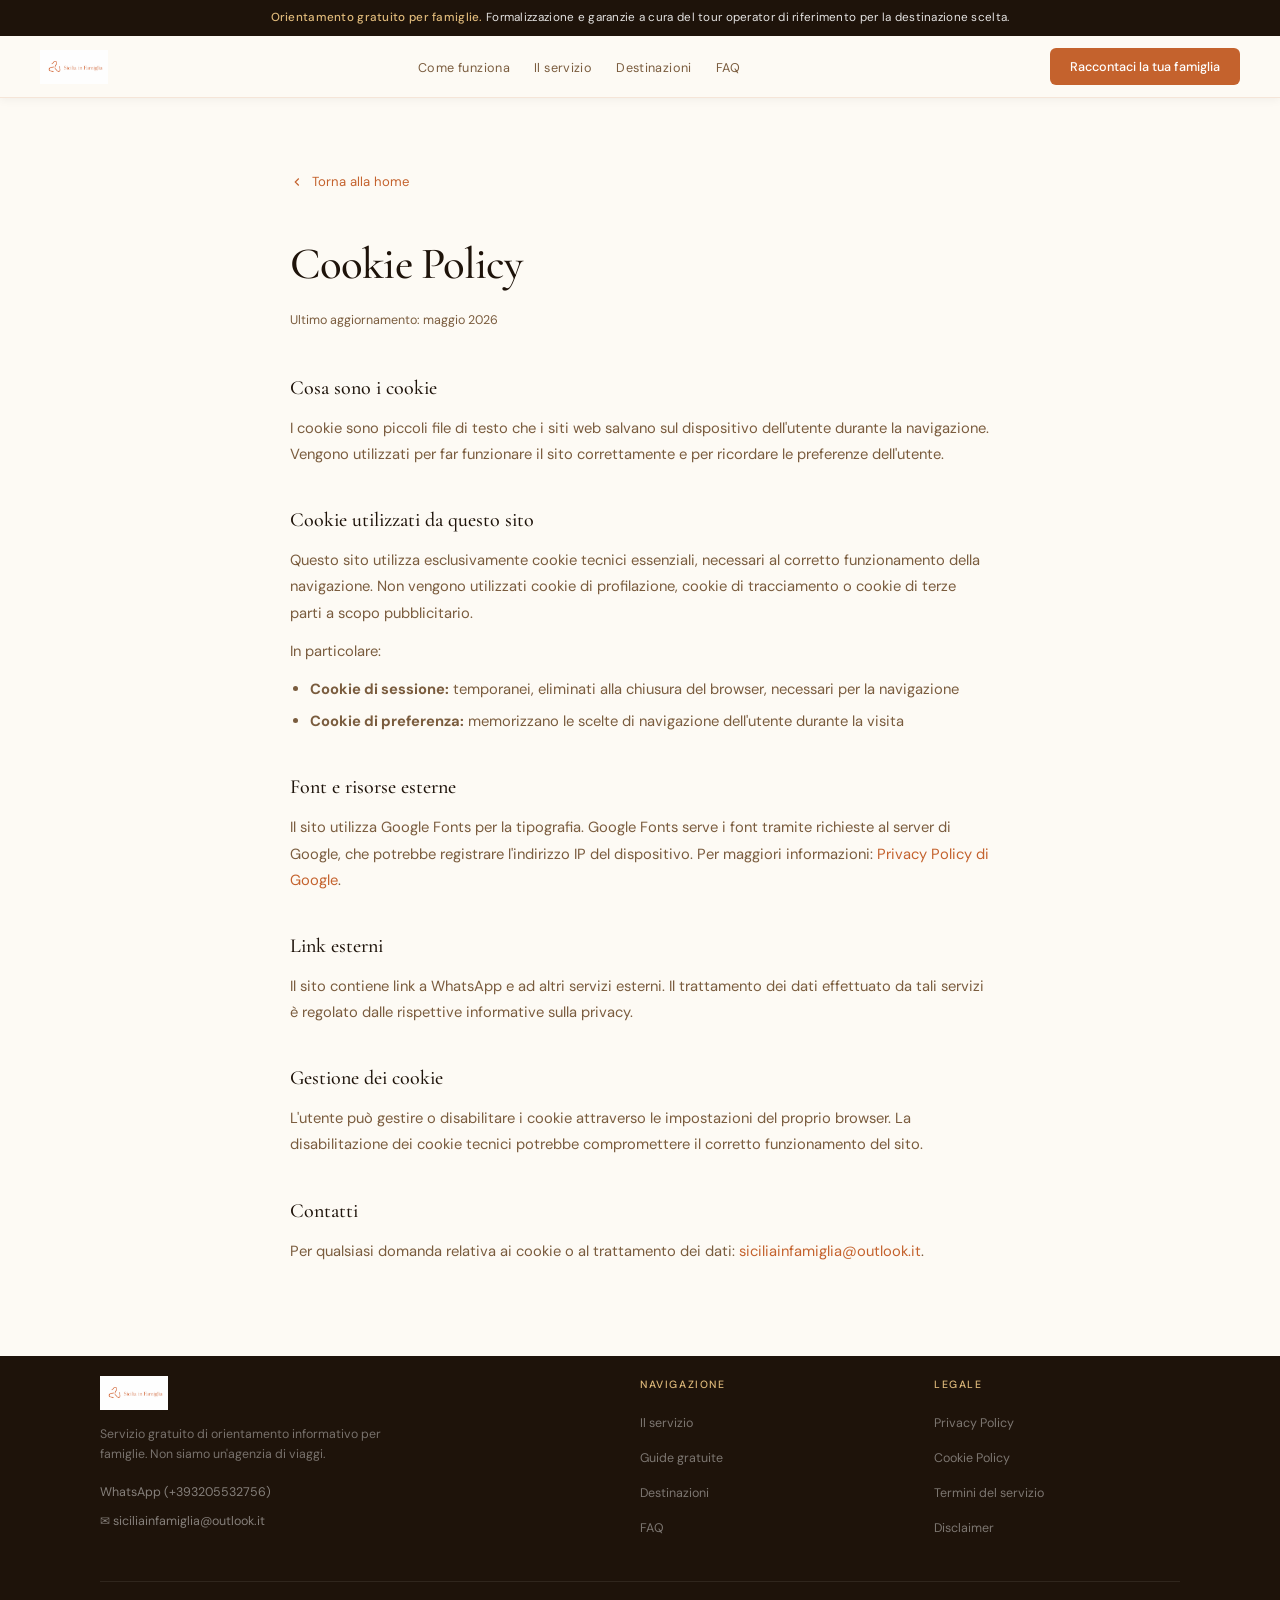
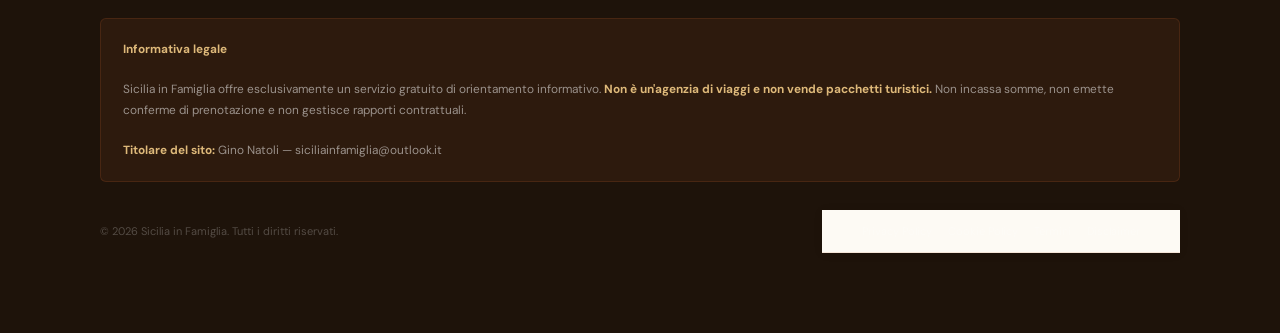
<file: cookie-policy.html>
<!DOCTYPE html>
<html lang="it">
<head>
  <meta charset="UTF-8" />
  <meta name="viewport" content="width=device-width, initial-scale=1.0" />
  <link rel="icon" type="image/png" href="assets/favicon.png" />
  <link rel="preconnect" href="https://fonts.googleapis.com" />
  <link rel="preconnect" href="https://fonts.gstatic.com" crossorigin />
  <link href="https://fonts.googleapis.com/css2?family=Cormorant+Garamond:ital,wght@0,400;0,500;0,600;1,400;1,500&family=DM+Sans:wght@300;400;500&display=swap" rel="stylesheet" />
  <link rel="stylesheet" href="style.css" />
  <style>
    .legal-page { max-width: 740px; margin: 0 auto; padding: 72px 20px 80px; }
    .legal-page h1 { font-family: var(--serif); font-size: clamp(1.8rem,3.5vw,2.8rem); font-weight: 500; color: var(--brown); margin-bottom: 8px; letter-spacing: -.02em; }
    .legal-page .legal-date { font-size: .78rem; color: var(--text-l); margin-bottom: 40px; display: block; }
    .legal-page h2 { font-family: var(--serif); font-size: 1.25rem; font-weight: 500; color: var(--brown); margin: 36px 0 10px; }
    .legal-page p, .legal-page li { font-size: .92rem; color: var(--text-l); line-height: 1.78; margin-bottom: 12px; }
    .legal-page ul { padding-left: 20px; margin-bottom: 16px; }
    .legal-page li { margin-bottom: 6px; }
    .legal-page a { color: var(--t); }
    .legal-back { display: inline-flex; align-items: center; gap: 8px; font-size: .82rem; color: var(--t); margin-bottom: 32px; }
    .legal-back svg { width: 14px; height: 14px; }
    @media (max-width: 700px) { .legal-page { padding: 48px 16px 64px; } }
  </style>
  <title>Cookie Policy — Sicilia in Famiglia</title>
</head>
<body>
  <div class="topbar" role="banner">
    <strong>Orientamento gratuito per famiglie.</strong>
    Formalizzazione e garanzie a cura del tour operator di riferimento per la destinazione scelta.
  </div>
  <nav aria-label="Navigazione principale">
    <a href="index.html" class="nav-logo" aria-label="Sicilia in Famiglia - torna alla home">
      <img src="assets/logo-sicilia-famiglia.png" alt="Sicilia in Famiglia" />
    </a>
    <ul class="nav-links" role="list">
      <li><a href="index.html#come-funziona">Come funziona</a></li>
      <li><a href="index.html#cosa-facciamo">Il servizio</a></li>
      <li><a href="index.html#destinazioni">Destinazioni</a></li>
      <li><a href="index.html#faq">FAQ</a></li>
    </ul>
    <a class="nav-cta" href="https://wa.me/+393205532756" target="_blank" rel="noopener noreferrer">
      Raccontaci la tua famiglia
    </a>
  </nav>
  <main>
    <div class="legal-page">
      <a href="index.html" class="legal-back">
        <svg fill="none" stroke="currentColor" stroke-width="2" viewBox="0 0 24 24"><polyline points="15 18 9 12 15 6"/></svg>
        Torna alla home
      </a>
      <h1>Cookie Policy</h1>
      <span class="legal-date">Ultimo aggiornamento: maggio 2026</span>

      <h2>Cosa sono i cookie</h2>
      <p>I cookie sono piccoli file di testo che i siti web salvano sul dispositivo dell'utente durante la navigazione. Vengono utilizzati per far funzionare il sito correttamente e per ricordare le preferenze dell'utente.</p>

      <h2>Cookie utilizzati da questo sito</h2>
      <p>Questo sito utilizza esclusivamente cookie tecnici essenziali, necessari al corretto funzionamento della navigazione. Non vengono utilizzati cookie di profilazione, cookie di tracciamento o cookie di terze parti a scopo pubblicitario.</p>
      <p>In particolare:</p>
      <ul>
        <li><strong>Cookie di sessione:</strong> temporanei, eliminati alla chiusura del browser, necessari per la navigazione</li>
        <li><strong>Cookie di preferenza:</strong> memorizzano le scelte di navigazione dell'utente durante la visita</li>
      </ul>

      <h2>Font e risorse esterne</h2>
      <p>Il sito utilizza Google Fonts per la tipografia. Google Fonts serve i font tramite richieste al server di Google, che potrebbe registrare l'indirizzo IP del dispositivo. Per maggiori informazioni: <a href="https://policies.google.com/privacy" target="_blank" rel="noopener noreferrer">Privacy Policy di Google</a>.</p>

      <h2>Link esterni</h2>
      <p>Il sito contiene link a WhatsApp e ad altri servizi esterni. Il trattamento dei dati effettuato da tali servizi è regolato dalle rispettive informative sulla privacy.</p>

      <h2>Gestione dei cookie</h2>
      <p>L'utente può gestire o disabilitare i cookie attraverso le impostazioni del proprio browser. La disabilitazione dei cookie tecnici potrebbe compromettere il corretto funzionamento del sito.</p>

      <h2>Contatti</h2>
      <p>Per qualsiasi domanda relativa ai cookie o al trattamento dei dati: <a href="mailto:siciliainfamiglia@outlook.it">siciliainfamiglia@outlook.it</a>.</p>
    </div>
  </main>

  <footer role="contentinfo">
    <div class="footer-inner">
      <div class="footer-top">
        <div class="footer-brand">
          <div class="footer-logo">
            <img src="assets/logo-sicilia-famiglia.png" alt="Sicilia in Famiglia" />
          </div>
          <p>Servizio gratuito di orientamento informativo per famiglie. Non siamo un'agenzia di viaggi.</p>
          <div class="footer-contact">
            <a href="https://wa.me/+393205532756" target="_blank" rel="noopener noreferrer">WhatsApp (+393205532756)</a>
            <a href="mailto:siciliainfamiglia@outlook.it">✉ siciliainfamiglia@outlook.it</a>
          </div>
        </div>
        <div class="footer-col">
          <h4>Navigazione</h4>
          <ul>
            <li><a href="index.html#cosa-facciamo">Il servizio</a></li>
            <li><a href="index.html#esperienze">Guide gratuite</a></li>
            <li><a href="index.html#destinazioni">Destinazioni</a></li>
            <li><a href="index.html#faq">FAQ</a></li>
          </ul>
        </div>
        <div class="footer-col">
          <h4>Legale</h4>
          <ul>
            <li><a href="privacy-policy.html">Privacy Policy</a></li>
            <li><a href="cookie-policy.html">Cookie Policy</a></li>
            <li><a href="termini.html">Termini del servizio</a></li>
            <li><a href="disclaimer.html">Disclaimer</a></li>
          </ul>
        </div>
      </div>
      <div class="footer-disc" role="note">
        <strong>Informativa legale</strong><br><br>
        Sicilia in Famiglia offre esclusivamente un servizio gratuito di orientamento informativo.
        <strong>Non è un'agenzia di viaggi e non vende pacchetti turistici.</strong>
        Non incassa somme, non emette conferme di prenotazione e non gestisce rapporti contrattuali.<br><br>
        <strong>Titolare del sito:</strong> Gino Natoli — siciliainfamiglia@outlook.it
      </div>
      <div class="footer-bottom">
        <span>© <span id="year"></span> Sicilia in Famiglia. Tutti i diritti riservati.</span>
        <nav class="footer-legal" aria-label="Link legali">
          <a href="privacy-policy.html">Privacy Policy</a>
          <a href="cookie-policy.html">Cookie Policy</a>
          <a href="termini.html">Termini</a>
          <a href="disclaimer.html">Disclaimer</a>
        </nav>
      </div>
    </div>
  </footer>
  <script>document.getElementById('year').textContent = new Date().getFullYear();</script>
</body>
</html>
</file>
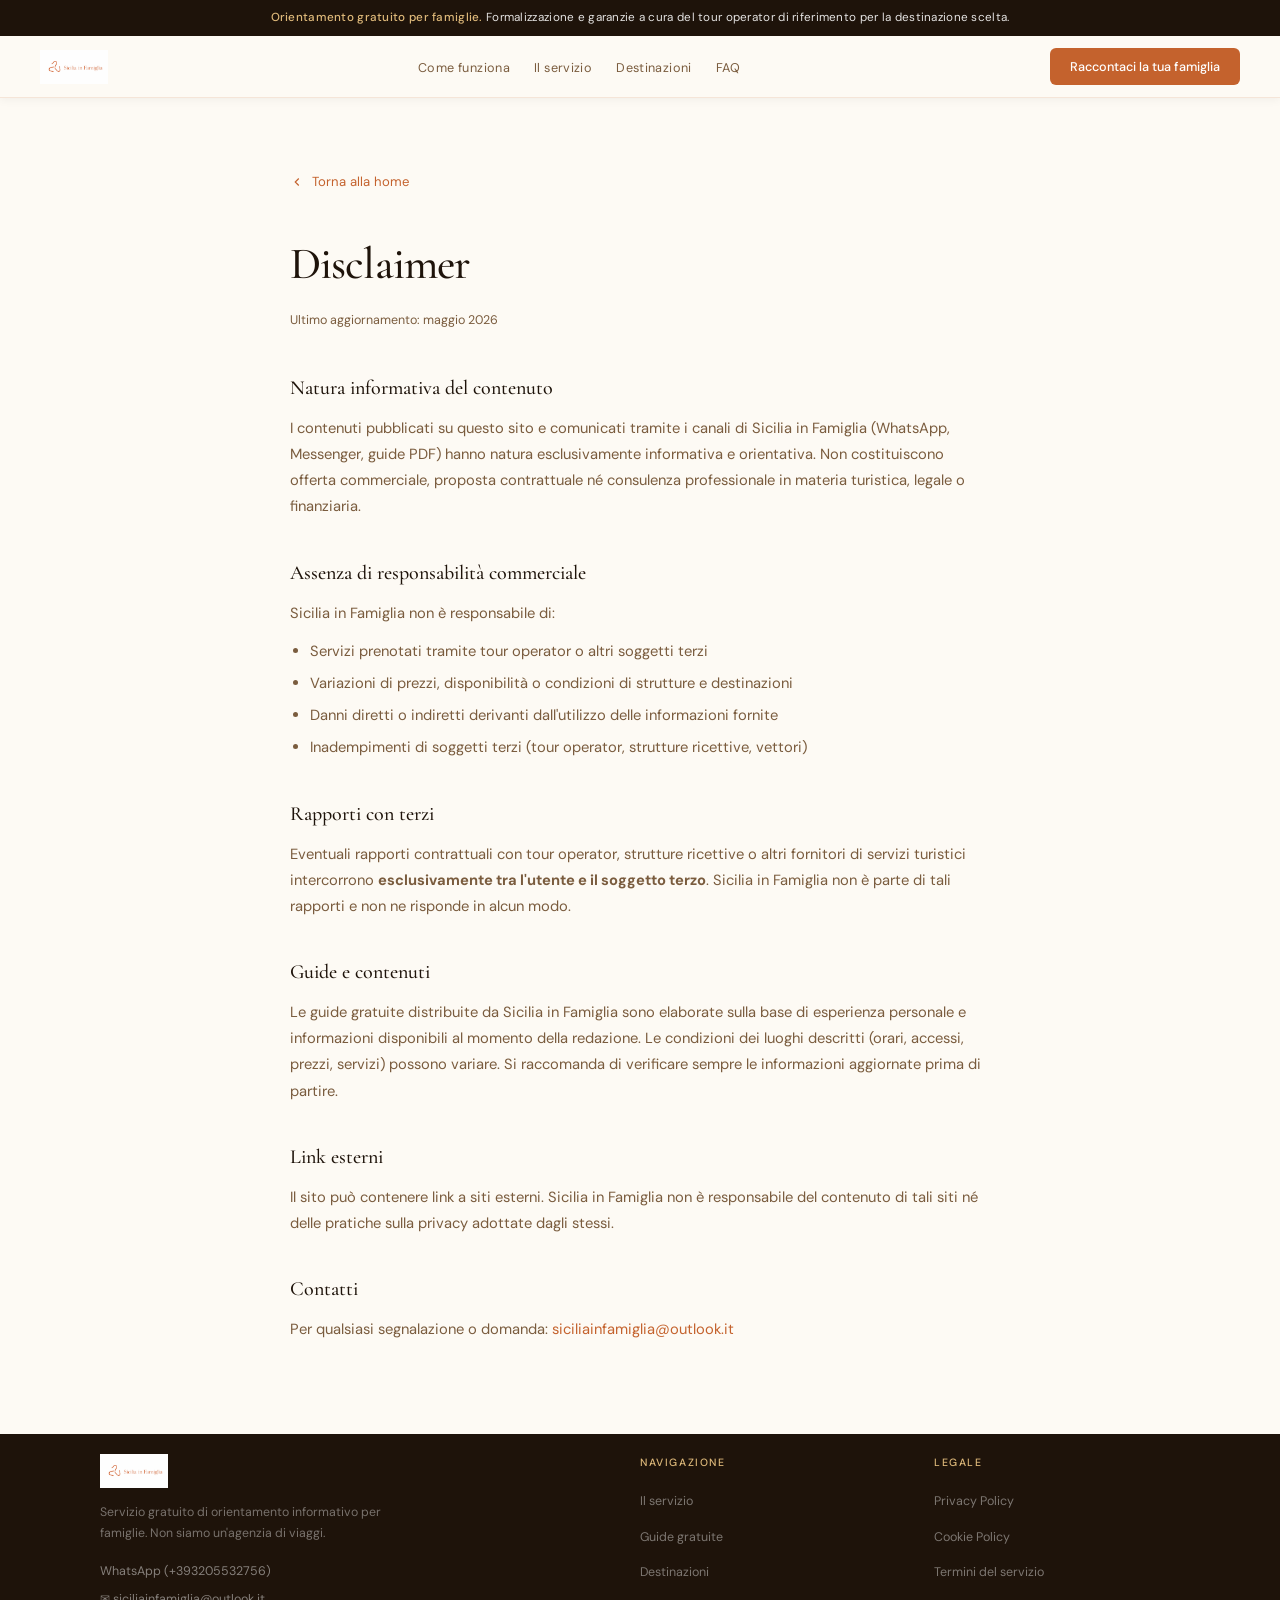
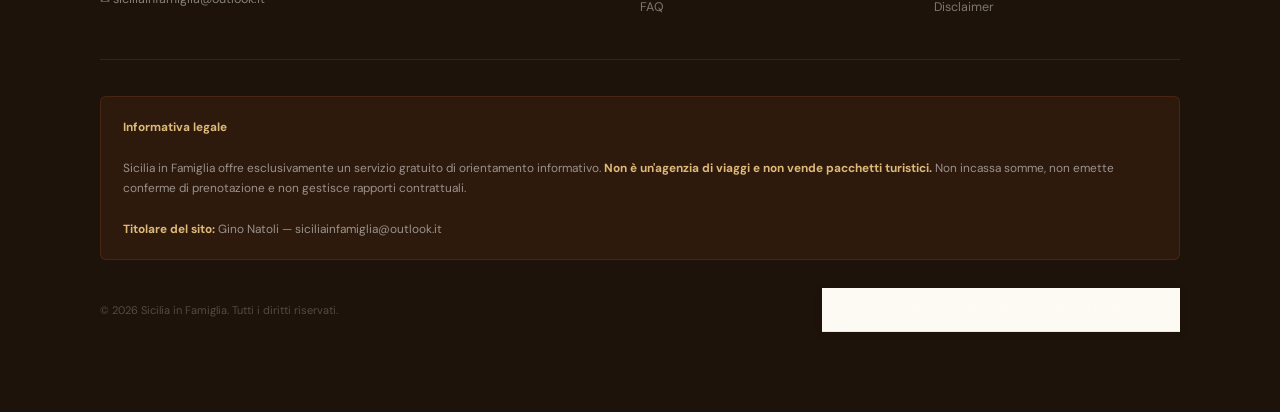
<file: disclaimer.html>
<!DOCTYPE html>
<html lang="it">
<head>
  <meta charset="UTF-8" />
  <meta name="viewport" content="width=device-width, initial-scale=1.0" />
  <link rel="icon" type="image/png" href="assets/favicon.png" />
  <link rel="preconnect" href="https://fonts.googleapis.com" />
  <link rel="preconnect" href="https://fonts.gstatic.com" crossorigin />
  <link href="https://fonts.googleapis.com/css2?family=Cormorant+Garamond:ital,wght@0,400;0,500;0,600;1,400;1,500&family=DM+Sans:wght@300;400;500&display=swap" rel="stylesheet" />
  <link rel="stylesheet" href="style.css" />
  <style>
    .legal-page { max-width: 740px; margin: 0 auto; padding: 72px 20px 80px; }
    .legal-page h1 { font-family: var(--serif); font-size: clamp(1.8rem,3.5vw,2.8rem); font-weight: 500; color: var(--brown); margin-bottom: 8px; letter-spacing: -.02em; }
    .legal-page .legal-date { font-size: .78rem; color: var(--text-l); margin-bottom: 40px; display: block; }
    .legal-page h2 { font-family: var(--serif); font-size: 1.25rem; font-weight: 500; color: var(--brown); margin: 36px 0 10px; }
    .legal-page p, .legal-page li { font-size: .92rem; color: var(--text-l); line-height: 1.78; margin-bottom: 12px; }
    .legal-page ul { padding-left: 20px; margin-bottom: 16px; }
    .legal-page li { margin-bottom: 6px; }
    .legal-page a { color: var(--t); }
    .legal-back { display: inline-flex; align-items: center; gap: 8px; font-size: .82rem; color: var(--t); margin-bottom: 32px; }
    .legal-back svg { width: 14px; height: 14px; }
    @media (max-width: 700px) { .legal-page { padding: 48px 16px 64px; } }
  </style>
  <title>Disclaimer — Sicilia in Famiglia</title>
</head>
<body>
  <div class="topbar" role="banner">
    <strong>Orientamento gratuito per famiglie.</strong>
    Formalizzazione e garanzie a cura del tour operator di riferimento per la destinazione scelta.
  </div>
  <nav aria-label="Navigazione principale">
    <a href="index.html" class="nav-logo" aria-label="Sicilia in Famiglia - torna alla home">
      <img src="assets/logo-sicilia-famiglia.png" alt="Sicilia in Famiglia" />
    </a>
    <ul class="nav-links" role="list">
      <li><a href="index.html#come-funziona">Come funziona</a></li>
      <li><a href="index.html#cosa-facciamo">Il servizio</a></li>
      <li><a href="index.html#destinazioni">Destinazioni</a></li>
      <li><a href="index.html#faq">FAQ</a></li>
    </ul>
    <a class="nav-cta" href="https://wa.me/+393205532756" target="_blank" rel="noopener noreferrer">
      Raccontaci la tua famiglia
    </a>
  </nav>
  <main>
    <div class="legal-page">
      <a href="index.html" class="legal-back">
        <svg fill="none" stroke="currentColor" stroke-width="2" viewBox="0 0 24 24"><polyline points="15 18 9 12 15 6"/></svg>
        Torna alla home
      </a>
      <h1>Disclaimer</h1>
      <span class="legal-date">Ultimo aggiornamento: maggio 2026</span>

      <h2>Natura informativa del contenuto</h2>
      <p>I contenuti pubblicati su questo sito e comunicati tramite i canali di Sicilia in Famiglia (WhatsApp, Messenger, guide PDF) hanno natura esclusivamente informativa e orientativa. Non costituiscono offerta commerciale, proposta contrattuale né consulenza professionale in materia turistica, legale o finanziaria.</p>

      <h2>Assenza di responsabilità commerciale</h2>
      <p>Sicilia in Famiglia non è responsabile di:</p>
      <ul>
        <li>Servizi prenotati tramite tour operator o altri soggetti terzi</li>
        <li>Variazioni di prezzi, disponibilità o condizioni di strutture e destinazioni</li>
        <li>Danni diretti o indiretti derivanti dall'utilizzo delle informazioni fornite</li>
        <li>Inadempimenti di soggetti terzi (tour operator, strutture ricettive, vettori)</li>
      </ul>

      <h2>Rapporti con terzi</h2>
      <p>Eventuali rapporti contrattuali con tour operator, strutture ricettive o altri fornitori di servizi turistici intercorrono <strong>esclusivamente tra l'utente e il soggetto terzo</strong>. Sicilia in Famiglia non è parte di tali rapporti e non ne risponde in alcun modo.</p>

      <h2>Guide e contenuti</h2>
      <p>Le guide gratuite distribuite da Sicilia in Famiglia sono elaborate sulla base di esperienza personale e informazioni disponibili al momento della redazione. Le condizioni dei luoghi descritti (orari, accessi, prezzi, servizi) possono variare. Si raccomanda di verificare sempre le informazioni aggiornate prima di partire.</p>

      <h2>Link esterni</h2>
      <p>Il sito può contenere link a siti esterni. Sicilia in Famiglia non è responsabile del contenuto di tali siti né delle pratiche sulla privacy adottate dagli stessi.</p>

      <h2>Contatti</h2>
      <p>Per qualsiasi segnalazione o domanda: <a href="mailto:siciliainfamiglia@outlook.it">siciliainfamiglia@outlook.it</a></p>
    </div>
  </main>

  <footer role="contentinfo">
    <div class="footer-inner">
      <div class="footer-top">
        <div class="footer-brand">
          <div class="footer-logo">
            <img src="assets/logo-sicilia-famiglia.png" alt="Sicilia in Famiglia" />
          </div>
          <p>Servizio gratuito di orientamento informativo per famiglie. Non siamo un'agenzia di viaggi.</p>
          <div class="footer-contact">
            <a href="https://wa.me/+393205532756" target="_blank" rel="noopener noreferrer">WhatsApp (+393205532756)</a>
            <a href="mailto:siciliainfamiglia@outlook.it">✉ siciliainfamiglia@outlook.it</a>
          </div>
        </div>
        <div class="footer-col">
          <h4>Navigazione</h4>
          <ul>
            <li><a href="index.html#cosa-facciamo">Il servizio</a></li>
            <li><a href="index.html#esperienze">Guide gratuite</a></li>
            <li><a href="index.html#destinazioni">Destinazioni</a></li>
            <li><a href="index.html#faq">FAQ</a></li>
          </ul>
        </div>
        <div class="footer-col">
          <h4>Legale</h4>
          <ul>
            <li><a href="privacy-policy.html">Privacy Policy</a></li>
            <li><a href="cookie-policy.html">Cookie Policy</a></li>
            <li><a href="termini.html">Termini del servizio</a></li>
            <li><a href="disclaimer.html">Disclaimer</a></li>
          </ul>
        </div>
      </div>
      <div class="footer-disc" role="note">
        <strong>Informativa legale</strong><br><br>
        Sicilia in Famiglia offre esclusivamente un servizio gratuito di orientamento informativo.
        <strong>Non è un'agenzia di viaggi e non vende pacchetti turistici.</strong>
        Non incassa somme, non emette conferme di prenotazione e non gestisce rapporti contrattuali.<br><br>
        <strong>Titolare del sito:</strong> Gino Natoli — siciliainfamiglia@outlook.it
      </div>
      <div class="footer-bottom">
        <span>© <span id="year"></span> Sicilia in Famiglia. Tutti i diritti riservati.</span>
        <nav class="footer-legal" aria-label="Link legali">
          <a href="privacy-policy.html">Privacy Policy</a>
          <a href="cookie-policy.html">Cookie Policy</a>
          <a href="termini.html">Termini</a>
          <a href="disclaimer.html">Disclaimer</a>
        </nav>
      </div>
    </div>
  </footer>
  <script>document.getElementById('year').textContent = new Date().getFullYear();</script>
</body>
</html>
</file>
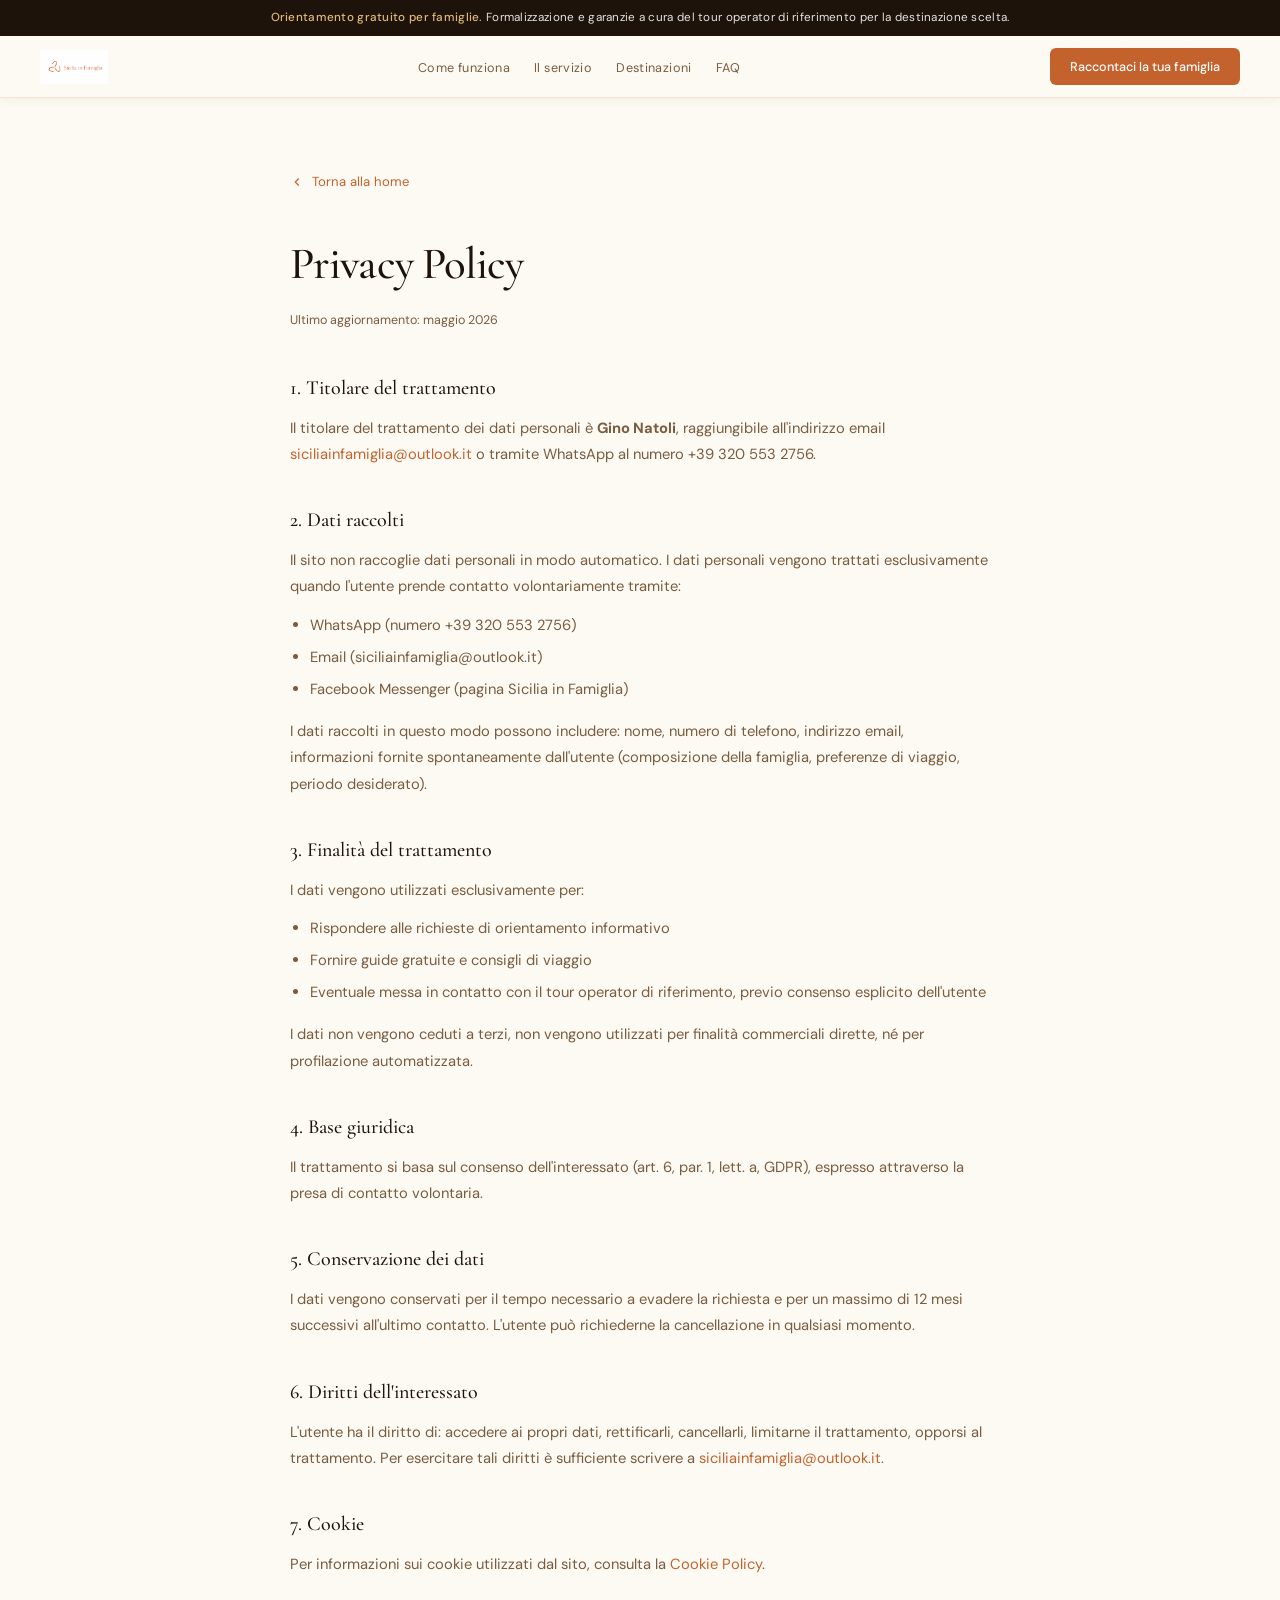
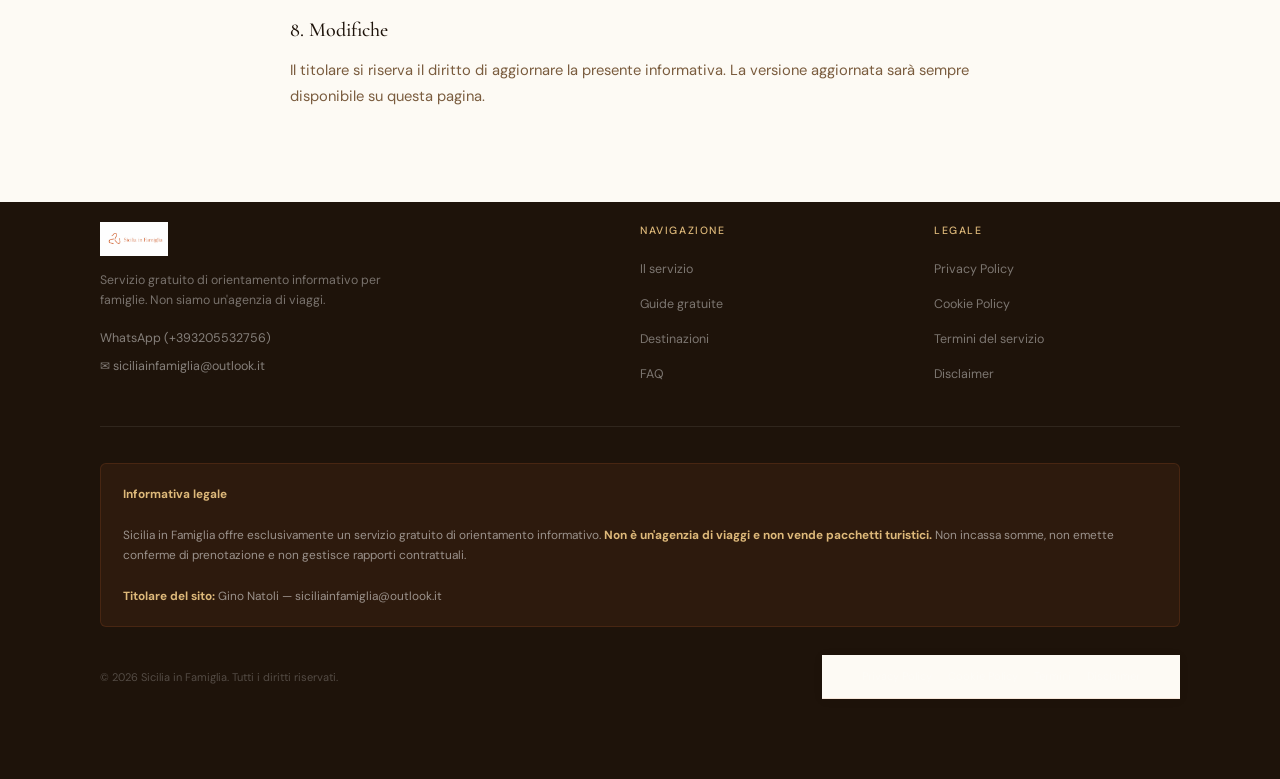
<file: privacy-policy.html>
<!DOCTYPE html>
<html lang="it">
<head>
  <meta charset="UTF-8" />
  <meta name="viewport" content="width=device-width, initial-scale=1.0" />
  <link rel="icon" type="image/png" href="assets/favicon.png" />
  <link rel="preconnect" href="https://fonts.googleapis.com" />
  <link rel="preconnect" href="https://fonts.gstatic.com" crossorigin />
  <link href="https://fonts.googleapis.com/css2?family=Cormorant+Garamond:ital,wght@0,400;0,500;0,600;1,400;1,500&family=DM+Sans:wght@300;400;500&display=swap" rel="stylesheet" />
  <link rel="stylesheet" href="style.css" />
  <style>
    .legal-page { max-width: 740px; margin: 0 auto; padding: 72px 20px 80px; }
    .legal-page h1 { font-family: var(--serif); font-size: clamp(1.8rem,3.5vw,2.8rem); font-weight: 500; color: var(--brown); margin-bottom: 8px; letter-spacing: -.02em; }
    .legal-page .legal-date { font-size: .78rem; color: var(--text-l); margin-bottom: 40px; display: block; }
    .legal-page h2 { font-family: var(--serif); font-size: 1.25rem; font-weight: 500; color: var(--brown); margin: 36px 0 10px; }
    .legal-page p, .legal-page li { font-size: .92rem; color: var(--text-l); line-height: 1.78; margin-bottom: 12px; }
    .legal-page ul { padding-left: 20px; margin-bottom: 16px; }
    .legal-page li { margin-bottom: 6px; }
    .legal-page a { color: var(--t); }
    .legal-back { display: inline-flex; align-items: center; gap: 8px; font-size: .82rem; color: var(--t); margin-bottom: 32px; }
    .legal-back svg { width: 14px; height: 14px; }
    @media (max-width: 700px) { .legal-page { padding: 48px 16px 64px; } }
  </style>
  <title>Privacy Policy — Sicilia in Famiglia</title>
</head>
<body>
  <div class="topbar" role="banner">
    <strong>Orientamento gratuito per famiglie.</strong>
    Formalizzazione e garanzie a cura del tour operator di riferimento per la destinazione scelta.
  </div>
  <nav aria-label="Navigazione principale">
    <a href="index.html" class="nav-logo" aria-label="Sicilia in Famiglia - torna alla home">
      <img src="assets/logo-sicilia-famiglia.png" alt="Sicilia in Famiglia" />
    </a>
    <ul class="nav-links" role="list">
      <li><a href="index.html#come-funziona">Come funziona</a></li>
      <li><a href="index.html#cosa-facciamo">Il servizio</a></li>
      <li><a href="index.html#destinazioni">Destinazioni</a></li>
      <li><a href="index.html#faq">FAQ</a></li>
    </ul>
    <a class="nav-cta" href="https://wa.me/+393205532756" target="_blank" rel="noopener noreferrer">
      Raccontaci la tua famiglia
    </a>
  </nav>
  <main>
    <div class="legal-page">
      <a href="index.html" class="legal-back">
        <svg fill="none" stroke="currentColor" stroke-width="2" viewBox="0 0 24 24"><polyline points="15 18 9 12 15 6"/></svg>
        Torna alla home
      </a>
      <h1>Privacy Policy</h1>
      <span class="legal-date">Ultimo aggiornamento: maggio 2026</span>

      <h2>1. Titolare del trattamento</h2>
      <p>Il titolare del trattamento dei dati personali è <strong>Gino Natoli</strong>, raggiungibile all'indirizzo email <a href="mailto:siciliainfamiglia@outlook.it">siciliainfamiglia@outlook.it</a> o tramite WhatsApp al numero +39 320 553 2756.</p>

      <h2>2. Dati raccolti</h2>
      <p>Il sito non raccoglie dati personali in modo automatico. I dati personali vengono trattati esclusivamente quando l'utente prende contatto volontariamente tramite:</p>
      <ul>
        <li>WhatsApp (numero +39 320 553 2756)</li>
        <li>Email (siciliainfamiglia@outlook.it)</li>
        <li>Facebook Messenger (pagina Sicilia in Famiglia)</li>
      </ul>
      <p>I dati raccolti in questo modo possono includere: nome, numero di telefono, indirizzo email, informazioni fornite spontaneamente dall'utente (composizione della famiglia, preferenze di viaggio, periodo desiderato).</p>

      <h2>3. Finalità del trattamento</h2>
      <p>I dati vengono utilizzati esclusivamente per:</p>
      <ul>
        <li>Rispondere alle richieste di orientamento informativo</li>
        <li>Fornire guide gratuite e consigli di viaggio</li>
        <li>Eventuale messa in contatto con il tour operator di riferimento, previo consenso esplicito dell'utente</li>
      </ul>
      <p>I dati non vengono ceduti a terzi, non vengono utilizzati per finalità commerciali dirette, né per profilazione automatizzata.</p>

      <h2>4. Base giuridica</h2>
      <p>Il trattamento si basa sul consenso dell'interessato (art. 6, par. 1, lett. a, GDPR), espresso attraverso la presa di contatto volontaria.</p>

      <h2>5. Conservazione dei dati</h2>
      <p>I dati vengono conservati per il tempo necessario a evadere la richiesta e per un massimo di 12 mesi successivi all'ultimo contatto. L'utente può richiederne la cancellazione in qualsiasi momento.</p>

      <h2>6. Diritti dell'interessato</h2>
      <p>L'utente ha il diritto di: accedere ai propri dati, rettificarli, cancellarli, limitarne il trattamento, opporsi al trattamento. Per esercitare tali diritti è sufficiente scrivere a <a href="mailto:siciliainfamiglia@outlook.it">siciliainfamiglia@outlook.it</a>.</p>

      <h2>7. Cookie</h2>
      <p>Per informazioni sui cookie utilizzati dal sito, consulta la <a href="cookie-policy.html">Cookie Policy</a>.</p>

      <h2>8. Modifiche</h2>
      <p>Il titolare si riserva il diritto di aggiornare la presente informativa. La versione aggiornata sarà sempre disponibile su questa pagina.</p>
    </div>
  </main>

  <footer role="contentinfo">
    <div class="footer-inner">
      <div class="footer-top">
        <div class="footer-brand">
          <div class="footer-logo">
            <img src="assets/logo-sicilia-famiglia.png" alt="Sicilia in Famiglia" />
          </div>
          <p>Servizio gratuito di orientamento informativo per famiglie. Non siamo un'agenzia di viaggi.</p>
          <div class="footer-contact">
            <a href="https://wa.me/+393205532756" target="_blank" rel="noopener noreferrer">WhatsApp (+393205532756)</a>
            <a href="mailto:siciliainfamiglia@outlook.it">✉ siciliainfamiglia@outlook.it</a>
          </div>
        </div>
        <div class="footer-col">
          <h4>Navigazione</h4>
          <ul>
            <li><a href="index.html#cosa-facciamo">Il servizio</a></li>
            <li><a href="index.html#esperienze">Guide gratuite</a></li>
            <li><a href="index.html#destinazioni">Destinazioni</a></li>
            <li><a href="index.html#faq">FAQ</a></li>
          </ul>
        </div>
        <div class="footer-col">
          <h4>Legale</h4>
          <ul>
            <li><a href="privacy-policy.html">Privacy Policy</a></li>
            <li><a href="cookie-policy.html">Cookie Policy</a></li>
            <li><a href="termini.html">Termini del servizio</a></li>
            <li><a href="disclaimer.html">Disclaimer</a></li>
          </ul>
        </div>
      </div>
      <div class="footer-disc" role="note">
        <strong>Informativa legale</strong><br><br>
        Sicilia in Famiglia offre esclusivamente un servizio gratuito di orientamento informativo.
        <strong>Non è un'agenzia di viaggi e non vende pacchetti turistici.</strong>
        Non incassa somme, non emette conferme di prenotazione e non gestisce rapporti contrattuali.<br><br>
        <strong>Titolare del sito:</strong> Gino Natoli — siciliainfamiglia@outlook.it
      </div>
      <div class="footer-bottom">
        <span>© <span id="year"></span> Sicilia in Famiglia. Tutti i diritti riservati.</span>
        <nav class="footer-legal" aria-label="Link legali">
          <a href="privacy-policy.html">Privacy Policy</a>
          <a href="cookie-policy.html">Cookie Policy</a>
          <a href="termini.html">Termini</a>
          <a href="disclaimer.html">Disclaimer</a>
        </nav>
      </div>
    </div>
  </footer>
  <script>document.getElementById('year').textContent = new Date().getFullYear();</script>
</body>
</html>
</file>
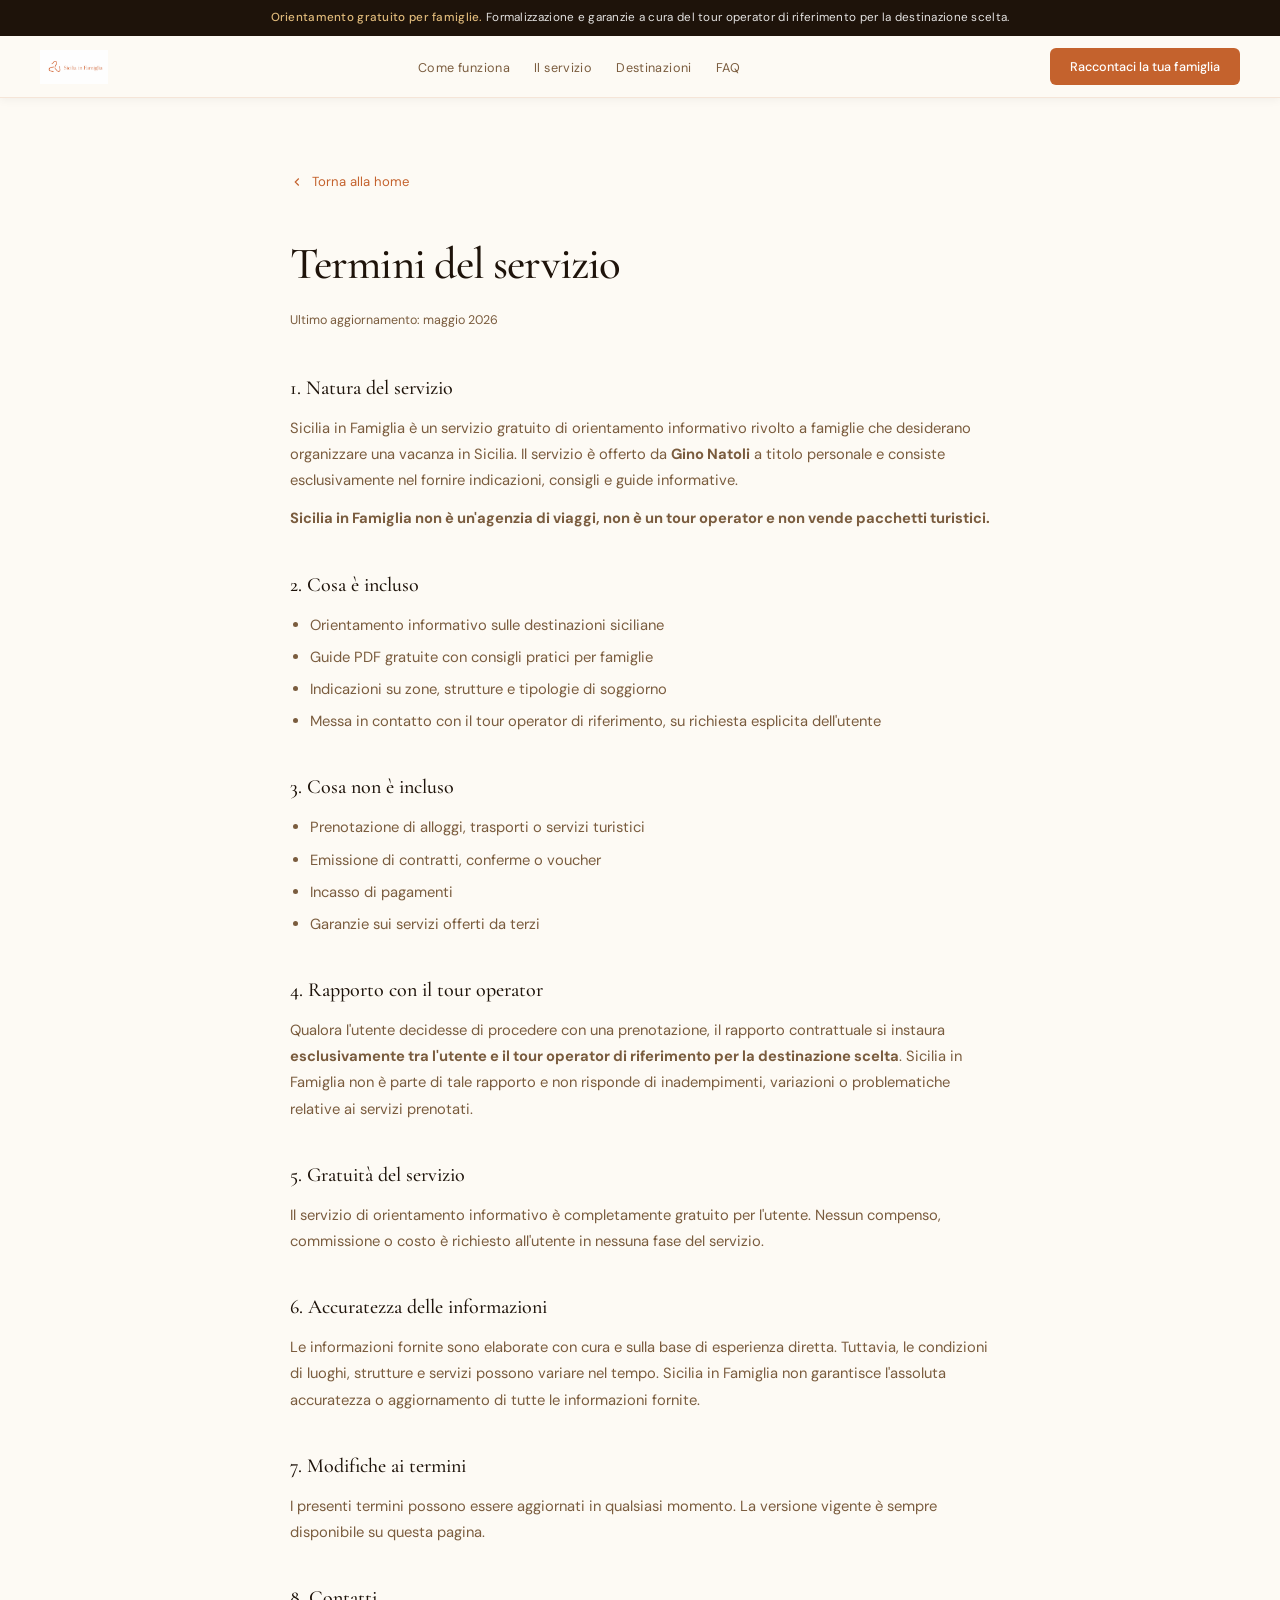
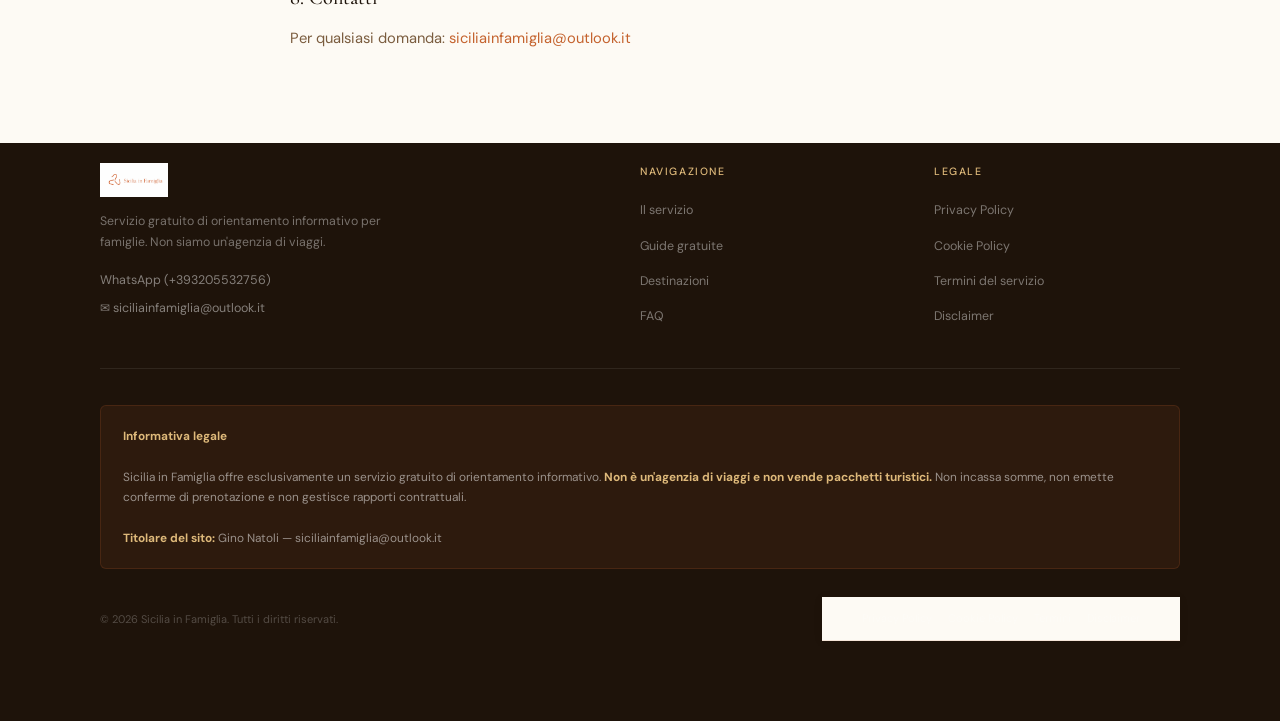
<file: termini.html>
<!DOCTYPE html>
<html lang="it">
<head>
  <meta charset="UTF-8" />
  <meta name="viewport" content="width=device-width, initial-scale=1.0" />
  <link rel="icon" type="image/png" href="assets/favicon.png" />
  <link rel="preconnect" href="https://fonts.googleapis.com" />
  <link rel="preconnect" href="https://fonts.gstatic.com" crossorigin />
  <link href="https://fonts.googleapis.com/css2?family=Cormorant+Garamond:ital,wght@0,400;0,500;0,600;1,400;1,500&family=DM+Sans:wght@300;400;500&display=swap" rel="stylesheet" />
  <link rel="stylesheet" href="style.css" />
  <style>
    .legal-page { max-width: 740px; margin: 0 auto; padding: 72px 20px 80px; }
    .legal-page h1 { font-family: var(--serif); font-size: clamp(1.8rem,3.5vw,2.8rem); font-weight: 500; color: var(--brown); margin-bottom: 8px; letter-spacing: -.02em; }
    .legal-page .legal-date { font-size: .78rem; color: var(--text-l); margin-bottom: 40px; display: block; }
    .legal-page h2 { font-family: var(--serif); font-size: 1.25rem; font-weight: 500; color: var(--brown); margin: 36px 0 10px; }
    .legal-page p, .legal-page li { font-size: .92rem; color: var(--text-l); line-height: 1.78; margin-bottom: 12px; }
    .legal-page ul { padding-left: 20px; margin-bottom: 16px; }
    .legal-page li { margin-bottom: 6px; }
    .legal-page a { color: var(--t); }
    .legal-back { display: inline-flex; align-items: center; gap: 8px; font-size: .82rem; color: var(--t); margin-bottom: 32px; }
    .legal-back svg { width: 14px; height: 14px; }
    @media (max-width: 700px) { .legal-page { padding: 48px 16px 64px; } }
  </style>
  <title>Termini del servizio — Sicilia in Famiglia</title>
</head>
<body>
  <div class="topbar" role="banner">
    <strong>Orientamento gratuito per famiglie.</strong>
    Formalizzazione e garanzie a cura del tour operator di riferimento per la destinazione scelta.
  </div>
  <nav aria-label="Navigazione principale">
    <a href="index.html" class="nav-logo" aria-label="Sicilia in Famiglia - torna alla home">
      <img src="assets/logo-sicilia-famiglia.png" alt="Sicilia in Famiglia" />
    </a>
    <ul class="nav-links" role="list">
      <li><a href="index.html#come-funziona">Come funziona</a></li>
      <li><a href="index.html#cosa-facciamo">Il servizio</a></li>
      <li><a href="index.html#destinazioni">Destinazioni</a></li>
      <li><a href="index.html#faq">FAQ</a></li>
    </ul>
    <a class="nav-cta" href="https://wa.me/+393205532756" target="_blank" rel="noopener noreferrer">
      Raccontaci la tua famiglia
    </a>
  </nav>
  <main>
    <div class="legal-page">
      <a href="index.html" class="legal-back">
        <svg fill="none" stroke="currentColor" stroke-width="2" viewBox="0 0 24 24"><polyline points="15 18 9 12 15 6"/></svg>
        Torna alla home
      </a>
      <h1>Termini del servizio</h1>
      <span class="legal-date">Ultimo aggiornamento: maggio 2026</span>

      <h2>1. Natura del servizio</h2>
      <p>Sicilia in Famiglia è un servizio gratuito di orientamento informativo rivolto a famiglie che desiderano organizzare una vacanza in Sicilia. Il servizio è offerto da <strong>Gino Natoli</strong> a titolo personale e consiste esclusivamente nel fornire indicazioni, consigli e guide informative.</p>
      <p><strong>Sicilia in Famiglia non è un'agenzia di viaggi, non è un tour operator e non vende pacchetti turistici.</strong></p>

      <h2>2. Cosa è incluso</h2>
      <ul>
        <li>Orientamento informativo sulle destinazioni siciliane</li>
        <li>Guide PDF gratuite con consigli pratici per famiglie</li>
        <li>Indicazioni su zone, strutture e tipologie di soggiorno</li>
        <li>Messa in contatto con il tour operator di riferimento, su richiesta esplicita dell'utente</li>
      </ul>

      <h2>3. Cosa non è incluso</h2>
      <ul>
        <li>Prenotazione di alloggi, trasporti o servizi turistici</li>
        <li>Emissione di contratti, conferme o voucher</li>
        <li>Incasso di pagamenti</li>
        <li>Garanzie sui servizi offerti da terzi</li>
      </ul>

      <h2>4. Rapporto con il tour operator</h2>
      <p>Qualora l'utente decidesse di procedere con una prenotazione, il rapporto contrattuale si instaura <strong>esclusivamente tra l'utente e il tour operator di riferimento per la destinazione scelta</strong>. Sicilia in Famiglia non è parte di tale rapporto e non risponde di inadempimenti, variazioni o problematiche relative ai servizi prenotati.</p>

      <h2>5. Gratuità del servizio</h2>
      <p>Il servizio di orientamento informativo è completamente gratuito per l'utente. Nessun compenso, commissione o costo è richiesto all'utente in nessuna fase del servizio.</p>

      <h2>6. Accuratezza delle informazioni</h2>
      <p>Le informazioni fornite sono elaborate con cura e sulla base di esperienza diretta. Tuttavia, le condizioni di luoghi, strutture e servizi possono variare nel tempo. Sicilia in Famiglia non garantisce l'assoluta accuratezza o aggiornamento di tutte le informazioni fornite.</p>

      <h2>7. Modifiche ai termini</h2>
      <p>I presenti termini possono essere aggiornati in qualsiasi momento. La versione vigente è sempre disponibile su questa pagina.</p>

      <h2>8. Contatti</h2>
      <p>Per qualsiasi domanda: <a href="mailto:siciliainfamiglia@outlook.it">siciliainfamiglia@outlook.it</a></p>
    </div>
  </main>

  <footer role="contentinfo">
    <div class="footer-inner">
      <div class="footer-top">
        <div class="footer-brand">
          <div class="footer-logo">
            <img src="assets/logo-sicilia-famiglia.png" alt="Sicilia in Famiglia" />
          </div>
          <p>Servizio gratuito di orientamento informativo per famiglie. Non siamo un'agenzia di viaggi.</p>
          <div class="footer-contact">
            <a href="https://wa.me/+393205532756" target="_blank" rel="noopener noreferrer">WhatsApp (+393205532756)</a>
            <a href="mailto:siciliainfamiglia@outlook.it">✉ siciliainfamiglia@outlook.it</a>
          </div>
        </div>
        <div class="footer-col">
          <h4>Navigazione</h4>
          <ul>
            <li><a href="index.html#cosa-facciamo">Il servizio</a></li>
            <li><a href="index.html#esperienze">Guide gratuite</a></li>
            <li><a href="index.html#destinazioni">Destinazioni</a></li>
            <li><a href="index.html#faq">FAQ</a></li>
          </ul>
        </div>
        <div class="footer-col">
          <h4>Legale</h4>
          <ul>
            <li><a href="privacy-policy.html">Privacy Policy</a></li>
            <li><a href="cookie-policy.html">Cookie Policy</a></li>
            <li><a href="termini.html">Termini del servizio</a></li>
            <li><a href="disclaimer.html">Disclaimer</a></li>
          </ul>
        </div>
      </div>
      <div class="footer-disc" role="note">
        <strong>Informativa legale</strong><br><br>
        Sicilia in Famiglia offre esclusivamente un servizio gratuito di orientamento informativo.
        <strong>Non è un'agenzia di viaggi e non vende pacchetti turistici.</strong>
        Non incassa somme, non emette conferme di prenotazione e non gestisce rapporti contrattuali.<br><br>
        <strong>Titolare del sito:</strong> Gino Natoli — siciliainfamiglia@outlook.it
      </div>
      <div class="footer-bottom">
        <span>© <span id="year"></span> Sicilia in Famiglia. Tutti i diritti riservati.</span>
        <nav class="footer-legal" aria-label="Link legali">
          <a href="privacy-policy.html">Privacy Policy</a>
          <a href="cookie-policy.html">Cookie Policy</a>
          <a href="termini.html">Termini</a>
          <a href="disclaimer.html">Disclaimer</a>
        </nav>
      </div>
    </div>
  </footer>
  <script>document.getElementById('year').textContent = new Date().getFullYear();</script>
</body>
</html>
</file>
<file: style.css>
/* ============================================================
   SICILIA IN FAMIGLIA — style.css
   Palette: terracotta #C4622D · crema #FDFAF4 · bruno #1E130A
   ============================================================ */

/* ── RESET ── */
*, *::before, *::after { box-sizing: border-box; margin: 0; padding: 0; }
html { scroll-behavior: smooth; font-size: 16px; }

/* ── TOKENS ── */
:root {
  --t:      #C4622D;
  --t-l:   #D97848;
  --t-d:   #9E4E22;
  --t-xs:  #FBF0E8;
  --brown:  #1E130A;
  --brown-m:#3B2510;
  --cream:  #FDFAF4;
  --cream-d:#F5EBD8;
  --gold:   #C09040;
  --sand:   #DEB97A;
  --text:   #271808;
  --text-l: #7A5C3E;
  --white:  #FFFFFF;
  --border: rgba(196,98,45,0.14);
  --serif: 'Cormorant Garamond', Georgia, serif;
  --sans:  'DM Sans', sans-serif;
  --rad:   6px;
  --sh:    0 3px 18px rgba(30,19,10,0.10);
  --sh-lg: 0 10px 44px rgba(30,19,10,0.18);
}

/* ── BASE ── */
body { font-family: var(--sans); background: var(--cream); color: var(--text); line-height: 1.7; overflow-x: hidden; }
img { display: block; max-width: 100%; }
a { color: inherit; text-decoration: none; }

/* ── TOP BAR ── */
.topbar {
  background: var(--brown);
  color: rgba(255,255,255,0.88);
  text-align: center;
  padding: 8px 16px;
  font-size: 0.73rem;
  letter-spacing: 0.025em;
  position: sticky;
  top: 0;
  z-index: 300;
}
.topbar strong { color: var(--sand); font-weight: 500; }

/* ── NAV ── */
nav {
  background: var(--cream);
  border-bottom: 1px solid var(--border);
  padding: 12px 40px;
  display: flex;
  align-items: center;
  justify-content: space-between;
  gap: 16px;
  position: sticky;
  top: 33px;
  z-index: 299;
  box-shadow: 0 1px 10px rgba(30,19,10,0.06);
}
.nav-logo img  { height: 34px; width: auto; }
.nav-links     { display: flex; gap: 24px; list-style: none; }
.nav-links a   { font-size: 0.79rem; color: var(--text-l); letter-spacing: 0.03em; transition: color .2s; }
.nav-links a:hover { color: var(--t); }
.nav-cta {
  background: var(--t);
  color: var(--white);
  padding: 8px 20px;
  border-radius: var(--rad);
  font-size: 0.79rem;
  font-weight: 500;
  white-space: nowrap;
  transition: background .2s;
}
.nav-cta:hover { background: var(--t-l); }

/* ── HERO ── */
.hero { position: relative; min-height: 88vh; display: flex; align-items: flex-start; overflow: hidden; }
.hero-bg {
  position: absolute;
  inset: 0;
  background:
    linear-gradient(155deg,rgba(30,19,10,.80) 0%,rgba(158,78,34,.42) 50%,rgba(30,19,10,.68) 100%),
    url('images/hero-main.jpg') center / cover no-repeat;
  z-index: 0;
}
.hero-bg::after {
  content: '';
  position: absolute;
  inset: 0;
  background: linear-gradient(to bottom, transparent 50%, rgba(10,6,2,.30) 100%);
}
.hero-inner {
  position: relative;
  z-index: 1;
  max-width: 700px;
  margin: 0 auto;
  padding: 40px 28px 0px;
  text-align: center;
}
.hero-logo-wrap { margin: 0 auto 16px; }
.hero-logo-wrap img {
  height: 200px;
  width: auto;
  margin: 0 auto;
  filter: brightness(0) invert(1) drop-shadow(0 2px 14px rgba(0,0,0,.50));
}
.hero-badge {
  display: inline-block;
  background: rgba(255,255,255,.11);
  border: 1px solid rgba(255,255,255,.26);
  color: rgba(255,255,255,.90);
  font-size: 0.68rem;
  font-weight: 500;
  letter-spacing: .18em;
  text-transform: uppercase;
  padding: 5px 18px;
  border-radius: 100px;
  margin-bottom: 26px;
}
.hero h1 {
  font-family: var(--serif);
  font-size: clamp(2.4rem, 5.2vw, 4rem);
  font-weight: 500;
  color: var(--white);
  line-height: 1.15;
  margin-bottom: 18px;
  letter-spacing: -.02em;
}
.hero h1 em { font-style: italic; color: #F0C898; }
.hero-sub { font-size: 1.02rem; color: rgba(255,255,255,.82); margin-bottom: 36px; font-weight: 300; line-height: 1.65; }

.btn-wa {
  display: inline-flex;
  align-items: center;
  gap: 10px;
  background: #25D366;
  color: var(--white);
  padding: 14px 34px;
  border-radius: 50px;
  font-size: .96rem;
  font-weight: 500;
  box-shadow: 0 5px 24px rgba(37,211,102,.34);
  transition: transform .2s, box-shadow .2s;
}
.btn-wa:hover { transform: translateY(-2px); box-shadow: 0 9px 32px rgba(37,211,102,.42); }
.btn-wa svg   { width: 20px; height: 20px; flex-shrink: 0; }

.hero-disclaimer {
  margin-top: 26px;
  background: rgba(255,255,255,.08);
  border: 1px solid rgba(255,255,255,.20);
  border-radius: var(--rad);
  padding: 13px 18px;
  font-size: .74rem;
  color: rgba(255,255,255,.82);
  line-height: 1.55;
  text-align: left;
}
.hero-disclaimer strong { color: var(--white); font-weight: 500; }

/* ── SEZIONI COMUNI ── */
section { padding: 72px 20px; }
.container { max-width: 1080px; margin: 0 auto; }
.section-tag { display: inline-block; font-size: .65rem; font-weight: 500; letter-spacing: .18em; text-transform: uppercase; color: var(--t); margin-bottom: 8px; }
.section-title { font-family: var(--serif); font-size: clamp(1.75rem, 3.4vw, 2.7rem); font-weight: 500; color: var(--brown); line-height: 1.18; margin-bottom: 14px; letter-spacing: -.02em; }
.section-lead { font-size: .97rem; color: var(--text-l); max-width: 560px; line-height: 1.72; }
.divider { width: 36px; height: 2px; background: var(--t); margin: 14px 0 24px; }

/* ── COME FUNZIONA ── */
.funziona { background: var(--brown); }
.funziona .section-tag   { color: var(--sand); }
.funziona .section-title { color: var(--white); }
.funziona .section-lead  { color: rgba(255,255,255,.65); }
.steps { display: grid; grid-template-columns: repeat(auto-fit, minmax(260px,1fr)); gap: 20px; margin-top: 44px; }
.step { background: rgba(255,255,255,.05); border: 1px solid rgba(255,255,255,.09); border-radius: 10px; padding: 20px 26px; }
.step-num { font-family: var(--serif); font-size: 3rem; font-weight: 600; color: rgba(196,98,45,.30); line-height: 1; margin-bottom: 14px; }
.step h3 { font-family: var(--serif); font-size: 1.18rem; font-weight: 500; color: var(--white); margin-bottom: 8px; }
.step p { font-size: .85rem; color: rgba(255,255,255,.66); line-height: 1.65; }
.step p strong { color: var(--sand); font-weight: 500; }
.funziona-disc { margin-top: 40px; background: rgba(196,98,45,.12); border-left: 3px solid var(--t); padding: 16px 22px; border-radius: 0 var(--rad) var(--rad) 0; font-size: .78rem; color: rgba(255,255,255,.74); line-height: 1.65; }
.funziona-disc strong { color: var(--sand); }

/* ── TRASPARENZA MINI ── */
.trasparenza-mini {
  background: var(--cream-d);
  padding: 18px 20px;
  border-top: 1px solid var(--border);
  border-bottom: 1px solid var(--border);

  font-size: .78rem;
  color: var(--text-l);
  line-height: 1.65;

  display: flex;
  flex-direction: column;
  align-items: center;
  gap: 20px;
}

.trasparenza-mini-inner {
  display: flex;
  flex-direction: column;
  align-items: center;
  gap: 14px;
  text-align: center;
}

.trasparenza-mini p {
  max-width: 860px;
  margin: 0 auto;
  text-wrap: pretty;
}

.trasparenza-mini strong {
  color: var(--text);
  font-weight: 500;
}

.trasparenza-mini .btn-wa {
  padding: 10px 20px !important;
  font-size: .85rem !important;
  border-radius: 999px;
  gap: 12px;
  font-weight: 600;
  box-shadow: 0 8px 30px rgba(37,211,102,.35);
}

/* ── COSA FACCIAMO ── */
.facciamo { background: var(--cream); padding-top: 20px; }
.facciamo-grid { display: grid; grid-template-columns: 1fr; gap: 48px 72px; margin-top: 44px; align-items: start; }
.facciamo-list { list-style: none; display: flex; flex-direction: column; gap: 18px; }
.facciamo-list li { display: flex; align-items: flex-start; gap: 13px; font-size: .92rem; color: var(--text); line-height: 1.5; }
.icon-wrap { flex-shrink: 0; width: 34px; height: 34px; background: var(--t-xs); border-radius: 8px; display: flex; align-items: center; justify-content: center; color: var(--t); }

/* ── COSA NON FACCIAMO ── */
.non-facciamo { background: var(--cream-d); border-top: 1px solid var(--border); border-bottom: 1px solid var(--border); }
.non-facciamo .section-title { color: var(--text); }
.non-grid { display: grid; grid-template-columns: repeat(auto-fit, minmax(200px,1fr)); gap: 14px; margin-top: 40px; }
.non-card { background: var(--white); border: 1px solid rgba(196,98,45,.14); border-radius: 10px; padding: 22px 18px; display: flex; flex-direction: column; gap: 10px; }
.x-icon { width: 32px; height: 32px; background: var(--t-xs); border-radius: 50%; display: flex; align-items: center; justify-content: center; color: var(--t); }
.non-card h4 { font-family: var(--serif); font-size: 1rem; font-weight: 600; color: var(--t-d); }
.non-card p { font-size: .79rem; color: var(--text-l); line-height: 1.55; }
.non-note { margin-top: 28px; padding: 16px 22px; background: var(--white); border-left: 3px solid var(--t); border-radius: 0 var(--rad) var(--rad) 0; font-size: .81rem; color: var(--text); line-height: 1.6; }
.non-note strong { color: var(--t); }

/* ── DESTINAZIONI ── */
.destinazioni { background: var(--cream); }
.dest-grid { display: grid; grid-template-columns: repeat(5,1fr); gap: 14px; margin-top: 44px; }
.dest-card { border-radius: 10px; overflow: hidden; position: relative; aspect-ratio: 2/3; box-shadow: var(--sh); transition: transform .3s, box-shadow .3s; }
.dest-card:hover { transform: translateY(-4px); box-shadow: var(--sh-lg); }
.dest-card img { width:100%; height:100%; object-fit:cover; }
.dest-overlay { position: absolute; inset: 0; background: linear-gradient(to top,rgba(30,19,10,.90) 0%,rgba(30,19,10,.08) 55%,transparent 100%); }
.dest-info { position: absolute; bottom: 0; left: 0; right: 0; padding: 16px 14px; }
.dest-tag { display: inline-block; background: rgba(196,98,45,.60); color: rgba(255,255,255,.92); font-size: .56rem; font-weight: 500; letter-spacing: .12em; text-transform: uppercase; padding: 2px 8px; border-radius: 100px; margin-bottom: 5px; }
.dest-info h3 { font-family: var(--serif); font-size: 1.08rem; font-weight: 500; color: var(--white); line-height: 1.15; margin-bottom: 2px; }
.dest-info p { font-size: .67rem; color: rgba(255,255,255,.70); line-height: 1.38; }
.dest-note { margin-top: 22px; font-size: .76rem; color: var(--text-l); font-style: italic; text-align: center; }
.dest-cta { margin-top: 18px; }

/* ── INTERMEZZO ── */
.intermezzo { position: relative; padding: 90px 20px; text-align: center; overflow: hidden; }
.intermezzo-bg {
  position: absolute;
  inset: 0;
  background:
    linear-gradient(155deg,rgba(30,19,10,.84) 0%,rgba(158,78,34,.44) 52%,rgba(30,19,10,.78) 100%),
    url('images/bg-intermezzo.jpg') center / cover no-repeat;
  z-index: 0;
}
.intermezzo-inner { position: relative; z-index: 1; max-width: 600px; margin: 0 auto; }
.intermezzo-inner .section-tag   { color: var(--sand); }
.intermezzo-inner .section-title { color: var(--white); margin: 0 auto 14px; }
.intermezzo-inner p { font-size: .98rem; color: rgba(255,255,255,.78); margin-bottom: 32px; font-weight: 300; line-height: 1.65; }

/* ── FAQ ── */
.faq { background: var(--brown-m); }
.faq .section-tag   { color: var(--sand); }
.faq .section-title { color: var(--white); }
.faq .section-lead  { color: rgba(255,255,255,.62); }
.faq-list { margin-top: 44px; display: flex; flex-direction: column; gap: 2px; }
.faq-item { border-radius: var(--rad); overflow: hidden; }
.faq-q { width: 100%; background: rgba(255,255,255,.06); border: none; border-bottom: 1px solid rgba(255,255,255,.07); color: var(--white); font-family: var(--serif); font-size: 1.04rem; font-weight: 500; text-align: left; padding: 18px 22px; cursor: pointer; display: flex; justify-content: space-between; align-items: center; gap: 14px; transition: background .2s; }
.faq-q:hover  { background: rgba(255,255,255,.09); }
.faq-q.open   { background: rgba(196,98,45,.15); }
.chevron { flex-shrink:0; width:16px; height:16px; color:var(--sand); transition:transform .28s; }
.faq-q.open .chevron { transform: rotate(180deg); }
.faq-a { display: none; padding: 0 22px 18px; font-size: .85rem; color: rgba(255,255,255,.68); line-height: 1.7; background: rgba(255,255,255,.04); }
.faq-a.open { display: block; }
.faq-a strong { color: var(--sand); font-weight: 500; }

/* ── CTA FINALE ── */
.cta-section { background: var(--cream-d); text-align: center; }
.cta-section .section-title { max-width: 520px; margin: 0 auto 12px; }
.cta-section .section-lead  { margin: 0 auto 32px; }
.cta-note { margin-top: 14px; font-size: .73rem; color: var(--text-l); }

/* ── FOOTER ── */
footer { background: var(--brown); color: rgba(255,255,255,.55); padding: 20px 20px 80px; }
.footer-inner  { max-width: 1080px; margin: 0 auto; }
.footer-top { display: grid; grid-template-columns: 2fr 1fr 1fr; gap: 48px; padding-bottom: 40px; border-bottom: 1px solid rgba(255,255,255,.08); margin-bottom: 36px; }
.footer-logo img   { height: 34px; width: auto; margin-bottom: 14px; }
.footer-brand p    { font-size: .77rem; line-height: 1.65; color: rgba(255,255,255,.40); max-width: 300px; }
.footer-contact    { margin-top: 18px; display: flex; flex-direction: column; gap: 7px; }
.footer-contact a  { color: rgba(255,255,255,.46); font-size: .78rem; display: flex; align-items: center; gap: 7px; transition: color .2s; }
.footer-contact a:hover { color: rgba(255,255,255,.80); }
.footer-col h4     { font-size: .66rem; font-weight: 500; letter-spacing: .15em; text-transform: uppercase; color: var(--sand); margin-bottom: 14px; }
.footer-col ul     { list-style: none; display: flex; flex-direction: column; gap: 8px; }
.footer-col ul a   { font-size: .78rem; color: rgba(255,255,255,.42); transition: color .2s; }
.footer-col ul a:hover { color: rgba(255,255,255,.78); }
.footer-disc { background: rgba(196,98,45,.09); border: 1px solid rgba(196,98,45,.18); border-radius: var(--rad); padding: 20px 22px; font-size: .74rem; color: rgba(255,255,255,.52); line-height: 1.72; margin-bottom: 28px; }
.footer-disc strong { color: var(--sand); }
.footer-bottom { display: flex; justify-content: space-between; align-items: center; flex-wrap: wrap; gap: 10px; font-size: .69rem; color: rgba(255,255,255,.24); }
.footer-legal { display: flex; gap: 16px; flex-wrap: wrap; }
.footer-legal a { color: rgba(255,255,255,.24); transition: color .2s; }
.footer-legal a:hover { color: rgba(255,255,255,.56); }

/* ── ANIMAZIONI ── */
@keyframes fadeUp { from { opacity:0; transform:translateY(24px); } to { opacity:1; transform:translateY(0); } }
.hero-inner > * { animation: fadeUp .70s ease both; }
.hero-inner > *:nth-child(1) { animation-delay: .08s; }
.hero-inner > *:nth-child(2) { animation-delay: .20s; }
.hero-inner > *:nth-child(3) { animation-delay: .32s; }
.hero-inner > *:nth-child(4) { animation-delay: .44s; }
.hero-inner > *:nth-child(5) { animation-delay: .56s; }
.reveal { opacity: 0; transform: translateY(20px); transition: opacity .58s ease, transform .58s ease; }
.reveal.visible { opacity:1; transform:none; }

/* ── RESPONSIVE ── */
@media (max-width: 1000px) { .dest-grid { grid-template-columns: repeat(3,1fr); } }
@media (max-width: 860px) {
  .facciamo-grid { grid-template-columns: 1fr; }
  .footer-top    { grid-template-columns: 1fr; gap: 32px; }
}
@media (max-width: 700px) {
  nav            { padding: 11px 16px; }
  .nav-links     { display: none; }
  section        { padding: 56px 16px; }
  .dest-grid     { grid-template-columns: repeat(2,1fr); gap: 10px; }
  .footer-bottom { flex-direction: column; align-items: flex-start; }
  .hero-logo-wrap img { height: 115px; }
  .hero-inner {
    padding: 20px 20px 20px;
    display: flex;
    flex-direction: column;
    align-items: center;
    gap: 14px;
  }
  .hero h1 {
    font-size: clamp(1.8rem, 6vw, 2.6rem);
    margin-bottom: 10px;
    line-height: 1.05;
  }
  .hero-badge {
    font-size: 0.55rem;
    letter-spacing: .10em;
    padding: 4px 14px;
    margin-bottom: 14px;
  }
  .hero-sub {
    margin-bottom: 18px;
    line-height: 1.45;
    font-size: .95rem;
  }
  .btn-wa { padding: 10px 20px; font-size: .78rem; }
  .trasparenza-mini {
    padding: 16px 18px;
    font-size: .72rem;
    line-height: 1.55;
  }
  .trasparenza-mini-inner {
    gap: 12px;
  }
  .trasparenza-mini p {
    max-width: 34rem;
  }
  .hero { min-height: 78vh; }
  .hero-bg {
    background:
      linear-gradient(155deg,rgba(30,19,10,.80) 0%,rgba(158,78,34,.42) 50%,rgba(30,19,10,.68) 100%),
      url('images/hero-mobile.jpg') center / cover no-repeat;
  }
}
@media (max-width: 440px) {
  .non-grid  { grid-template-columns: 1fr; }
  .dest-grid { grid-template-columns: 1fr 1fr; }
}

/* ── CHI SIAMO — FIX PADDING ── */
.chi-siamo {
  padding-left: 20px !important;
  padding-right: 20px !important;
}
@media (max-width: 700px) {
  .chi-siamo {
    padding-left: 16px !important;
    padding-right: 16px !important;
  }
}

/* ── CHI SIAMO — STAT BOXES RIDOTTE ── */
.chi-siamo-inner > .reveal {
  gap: 10px !important;
}
.chi-siamo-inner > .reveal > div {
  padding: 14px 16px !important;
  border-radius: 10px !important;
}
.chi-siamo-inner > .reveal > div > div:first-child {
  font-size: 1.2rem !important;
  font-weight: 600;
}
.chi-siamo-inner > .reveal > div > div:last-child {
  font-size: .75rem !important;
  margin-top: 3px !important;
}

/* ── CAROUSEL HINT DESKTOP ── */
.esp-carousel-wrap { position: relative; }
.esp-carousel-wrap::before,
.esp-carousel-wrap::after {
  content: '';
  position: absolute;
  top: 0;
  bottom: 18px;
  width: 48px;
  z-index: 2;
  pointer-events: none;
}
.esp-carousel-wrap::before {
  left: 0;
  background: linear-gradient(to right, rgba(248,245,241,0.85), transparent);
}
.esp-carousel-wrap::after {
  right: 0;
  background: linear-gradient(to left, rgba(248,245,241,0.85), transparent);
}
.esp-carousel-arrow {
  display: none;
  position: absolute;
  top: 50%;
  transform: translateY(-60%);
  z-index: 3;
  width: 36px;
  height: 36px;
  border-radius: 50%;
  background: #fff;
  border: 1px solid rgba(196,98,45,.18);
  box-shadow: 0 2px 10px rgba(30,19,10,.10);
  cursor: pointer;
  align-items: center;
  justify-content: center;
  color: var(--t);
  transition: box-shadow .2s, transform .2s;
}
.esp-carousel-arrow:hover { box-shadow: 0 4px 16px rgba(30,19,10,.16); transform: translateY(-60%) scale(1.07); }
.esp-carousel-arrow.left  { left: 4px; }
.esp-carousel-arrow.right { right: 4px; }
@media (min-width: 701px) {
  .esp-carousel-arrow { display: flex; }
}

/* ── HERO DOPPIO CTA ── */
.hero-cta-group {
  display: flex;
  flex-wrap: wrap;
  gap: 12px;
  justify-content: center;
  margin-top: 28px;
}
.btn-guide-hero {
  display: inline-flex;
  align-items: center;
  gap: 8px;
  padding: 14px 24px;
  border-radius: 50px;
  font-size: .92rem;
  font-weight: 600;
  background: transparent;
  border: 2px solid rgba(255,255,255,.6);
  color: #fff;
  text-decoration: none;
  transition: background .2s, border-color .2s;
}
.btn-guide-hero:hover {
  background: rgba(255,255,255,.12);
  border-color: #fff;
}
.btn-guide-hero svg { flex-shrink: 0; width: 16px; height: 16px; }
.hero-social-proof {
  display: flex;
  align-items: center;
  gap: 6px;
  justify-content: center;
  margin-top: 20px;
  font-size: .78rem;
  color: rgba(255,255,255,.75);
  font-style: italic;
}

/* ── SOCIAL PROOF BAR ── */
.social-proof-bar {
  background: #fff;
  border-bottom: 1px solid rgba(196,98,45,.1);
  padding: 32px 20px;
}
.spb-grid {
  display: flex;
  align-items: center;
  justify-content: center;
  flex-wrap: wrap;
  gap: 0;
}
.spb-item {
  display: flex;
  flex-direction: column;
  align-items: center;
  text-align: center;
  padding: 12px 32px;
  gap: 4px;
}
.spb-item strong {
  font-size: 1.6rem;
  font-weight: 700;
  color: var(--t);
  line-height: 1;
}
.spb-item span {
  font-size: .72rem;
  color: var(--text-l);
  line-height: 1.4;
}
.spb-sep {
  width: 1px;
  height: 40px;
  background: rgba(196,98,45,.15);
}
@media (max-width: 600px) {
  .spb-sep { display: none; }
  .spb-grid { gap: 8px; }
  .spb-item { padding: 8px 16px; }
}

/* ── RECENSIONE IN EVIDENZA ── */
.rec-spotlight {
  background: linear-gradient(135deg, #1B4F8A 0%, #13386A 100%);
  padding: 52px 20px;
}
.rec-spotlight-inner {
  max-width: 600px;
  margin: 0 auto;
  display: flex;
  flex-direction: column;
  align-items: center;
  text-align: center;
  gap: 16px;
}
.rec-spotlight-quote {
  font-size: 2.8rem;
  line-height: 1;
  color: rgba(255,255,255,.2);
  font-family: Georgia, serif;
  margin-bottom: -8px;
}
.rec-spotlight-inner blockquote {
  margin: 0;
}
.rec-spotlight-inner blockquote p {
  font-size: .98rem;
  line-height: 1.75;
  color: rgba(255,255,255,.92);
  font-style: italic;
  margin: 0 0 12px;
}
.rec-spotlight-inner blockquote footer {
  display: flex;
  flex-direction: column;
  gap: 3px;
  background: transparent;
  padding: 0;
  border: none;
}
.rec-spotlight-inner blockquote footer strong {
  color: #fff;
  font-size: .85rem;
}
.rec-spotlight-inner blockquote footer span {
  color: rgba(255,255,255,.5);
  font-size: .75rem;
}

/* ── DESTINAZIONI V2 — SCROLL MOBILE FIRST ── */
.dest-scroll {
  display: flex;
  gap: 16px;
  overflow-x: auto;
  scroll-snap-type: x mandatory;
  -webkit-overflow-scrolling: touch;
  scrollbar-width: none;
  padding: 8px 20px 24px;
  margin: 0 -20px;
}
.dest-scroll::-webkit-scrollbar { display: none; }

.dest-card-v2 {
  flex: 0 0 88vw;
  max-width: 360px;
  scroll-snap-align: start;
  border-radius: 16px;
  overflow: hidden;
  background: #fff;
  border: 1px solid rgba(196,98,45,.12);
  display: flex;
  flex-direction: column;
}
.dest-card-v2 img {
  width: 100%;
  height: 200px;
  object-fit: cover;
  display: block;
}
.dest-v2-body {
  padding: 18px 18px 20px;
  display: flex;
  flex-direction: column;
  gap: 10px;
  flex: 1;
}
.dest-v2-body .dest-tag {
  font-size: .68rem;
  font-weight: 700;
  letter-spacing: .08em;
  text-transform: uppercase;
  color: var(--t);
}
.dest-v2-body h3 {
  font-size: 1.25rem;
  font-weight: 600;
  color: #1E130A;
  margin: 0;
  line-height: 1.2;
}
.dest-v2-body p {
  font-size: .88rem;
  line-height: 1.65;
  color: #5C3D20;
  margin: 0;
  flex: 1;
}
.dest-cta-v2 {
  display: inline-flex;
  align-items: center;
  gap: 8px;
  background: #25D366;
  color: #fff;
  font-size: .84rem;
  font-weight: 600;
  padding: 12px 18px;
  border-radius: 50px;
  text-decoration: none;
  margin-top: 4px;
  transition: background .2s;
  align-self: flex-start;
}
.dest-cta-v2:hover { background: #1ebe5d; }

@media (min-width: 700px) {
  .dest-card-v2 { flex: 0 0 320px; }
}

/* ── CTA DESTINAZIONI — trasparenza bianca come prima ── */
.dest-cta-v2 {
  display: inline-flex;
  align-items: center;
  gap: 8px;
  background: rgba(255,255,255,0.18) !important;
  backdrop-filter: blur(4px);
  border: 1px solid rgba(255,255,255,0.4);
  color: #fff !important;
  font-size: .82rem;
  font-weight: 600;
  padding: 10px 16px;
  border-radius: 50px;
  text-decoration: none;
  margin-top: 4px;
  transition: background .2s;
  align-self: flex-start;
}
.dest-cta-v2:hover { background: rgba(255,255,255,0.28) !important; }

/* card foto che copre il body - overlay dark per leggibilità testo */
.dest-card-v2 {
  position: relative;
  min-height: 320px;
  border-radius: 16px;
  overflow: hidden;
  flex: 0 0 80vw;
  max-width: 340px;
  scroll-snap-align: start;
  display: flex;
  flex-direction: column;
  justify-content: flex-end;
}
.dest-card-v2 img {
  position: absolute;
  inset: 0;
  width: 100%;
  height: 100%;
  object-fit: cover;
  display: block;
  z-index: 0;
}
.dest-card-v2::after {
  content: '';
  position: absolute;
  inset: 0;
  background: linear-gradient(to top, rgba(15,8,2,.82) 0%, rgba(15,8,2,.2) 60%, transparent 100%);
  z-index: 1;
}
.dest-v2-body {
  position: relative;
  z-index: 2;
  padding: 20px 18px 20px;
  display: flex;
  flex-direction: column;
  gap: 8px;
}
.dest-v2-body .dest-tag {
  font-size: .65rem;
  font-weight: 700;
  letter-spacing: .1em;
  text-transform: uppercase;
  color: rgba(255,255,255,.6);
}
.dest-v2-body h3 {
  font-size: 1.3rem;
  font-weight: 700;
  color: #fff;
  margin: 0;
  line-height: 1.2;
}
.dest-v2-body p {
  font-size: .82rem;
  line-height: 1.6;
  color: rgba(255,255,255,.85);
  margin: 0;
}

/* ── RECENSIONI SCROLL ── */
.rec-section {
  background: #FDFAF6;
  padding: 48px 0 40px;
  border-top: 1px solid rgba(196,98,45,.08);
}
.rec-section .container { padding-bottom: 20px; }
.rec-scroll {
  display: flex;
  gap: 14px;
  overflow-x: auto;
  scroll-snap-type: x mandatory;
  -webkit-overflow-scrolling: touch;
  scrollbar-width: none;
  padding: 4px 20px 16px;
  margin: 0;
}
.rec-scroll::-webkit-scrollbar { display: none; }
.rec-card {
  flex: 0 0 78vw;
  max-width: 300px;
  scroll-snap-align: start;
  background: #fff;
  border: 1px solid rgba(196,98,45,.1);
  border-radius: 14px;
  padding: 20px 18px;
  display: flex;
  flex-direction: column;
  gap: 12px;
  margin: 0;
}
.rec-card p {
  font-size: .88rem;
  line-height: 1.6;
  color: #3B2510;
  margin: 0;
  font-style: italic;
  flex: 1;
}
.rec-card footer {
  font-size: .72rem;
  color: #7A5C3E;
  border-top: 1px solid rgba(196,98,45,.08);
  padding-top: 10px;
  background: transparent;
  border-left: none;
  border-right: none;
  border-bottom: none;
}
.rec-card footer strong {
  color: #1E130A;
  font-weight: 600;
}
@media (min-width: 700px) {
  .rec-card { flex: 0 0 280px; }
  .dest-card-v2 { flex: 0 0 300px; }
}

/* ── FIX GENERALE ── */

/* 1. Padding laterale scroll su mobile uguale al resto del sito */
.dest-scroll {
  padding-left: 20px !important;
  padding-right: 20px !important;
}
.dest-scroll::after {
  content: '';
  flex: 0 0 4px;
}
.rec-scroll {
  padding-left: 0 !important;
  padding-right: 0 !important;
}
.rec-scroll::after {
  content: '';
  flex: 0 0 4px;
}

/* 2. Desktop — scroll orizzontale destinazioni funzionante */
@media (min-width: 700px) {
  .dest-scroll {
    overflow-x: auto !important;
    display: flex !important;
    flex-wrap: nowrap !important;
    scroll-snap-type: x mandatory !important;
    padding-bottom: 20px !important;
  }
  .dest-card-v2 {
    flex: 0 0 300px !important;
    min-height: 360px !important;
  }
}

/* 3. Overlay gradiente più forte per leggibilità testo su immagine */
.dest-card-v2::after {
  background: linear-gradient(
    to top,
    rgba(10,5,0,.92) 0%,
    rgba(10,5,0,.55) 45%,
    rgba(10,5,0,.10) 100%
  ) !important;
}

/* ── RECENSIONI DARK ── */
.rec-section--dark {
  background: #1E130A;
  border-top: none;
}
.rec-section--dark .container {
  padding-left: 20px;
  padding-right: 20px;
}
.rec-card--dark {
  background: rgba(255,255,255,.06);
  border: 1px solid rgba(255,255,255,.1);
}
.rec-card--dark p {
  color: rgba(255,255,255,.88);
}
.rec-card--dark footer {
  color: rgba(255,255,255,.45);
  border-top: 1px solid rgba(255,255,255,.1);
}
.rec-card--dark footer strong {
  color: rgba(255,255,255,.85);
}

/* ── HERO EMAIL ALT ── */
.hero-email-alt {
  margin-top: 12px;
  font-size: .78rem;
  color: rgba(255,255,255,.60);
}
.hero-email-alt a {
  color: #F0C898;
  text-decoration: underline;
  text-underline-offset: 2px;
}
.hero-email-alt a:hover { color: #fff; }

/* ── BTN MAIL CTA ── */
.btn-mail-cta {
  display: inline-flex;
  align-items: center;
  gap: 8px;
  padding: 14px 28px;
  border-radius: 50px;
  font-size: .96rem;
  font-weight: 500;
  background: transparent;
  border: 2px solid rgba(196,98,45,.4);
  color: var(--t-d);
  transition: border-color .2s, background .2s;
  white-space: nowrap;
}
.btn-mail-cta:hover {
  border-color: var(--t);
  background: rgba(196,98,45,.06);
}

/* ── REC NOTE ── */
.rec-note {
  font-size: .72rem;
  color: rgba(255,255,255,.38);
  font-style: italic;
  padding: 0 20px;
  margin-top: 12px;
}
</file>
